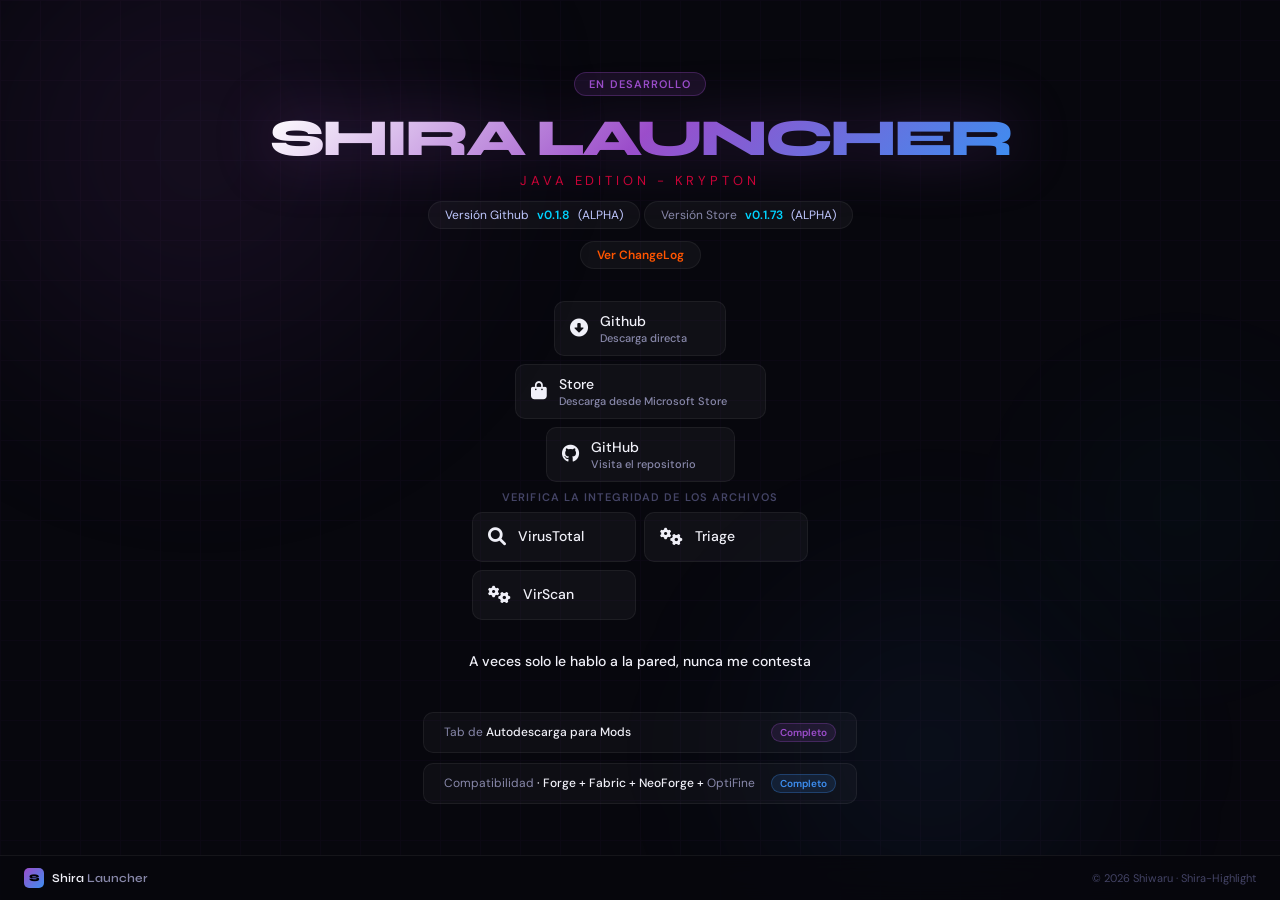
<file: index.html>
<!DOCTYPE html>
<html lang="es">
<head>
  <meta charset="UTF-8">
  <meta name="viewport" content="width=device-width, initial-scale=1.0">
  <title>Shira Launcher — Shiwaru</title>
  <meta name="description" content="Shira Krypton es un launcher de Minecraft premium/no premium con instalación automática Vanilla, Fabric, NeoForge, OptiFine y Forge. Tab de mods y modpacks integrado, uso de GraalVM, sin Java. Todo instala con un solo click.">
  <meta name="keywords" content="Shira Launcher, Shira Highlight, Shira Krypton, Minecraft Launcher, Fabric, Forge, NeoForge, OptiFine, GraalVM, Minecraft Java, Java Launcher, Vanilla, Java, Minecraft, Shira, Shiwaru, Shaiiwaru">
  <meta name="author" content="Shiwaru">
  <meta name="google-site-verification" content="WbqUnsMwSDWrogpAUGQuxAOQvVgmNzUuGy5O3czQHMY" />
  
  <meta property="og:title" content="Shira Launcher">
  <meta property="og:description" content="Launcher de Minecraft offline con soporte Fabric y GraalVM">
  <meta property="og:image" content="URL de tu logo o screenshot">
  <meta property="og:url" content="https://shiwaru.github.io/shira">
  <link rel="icon" href="https://raw.githubusercontent.com/Shiwaru/Shira/refs/heads/main/icon.ico" type="image/x-icon">
  <link href="https://fonts.googleapis.com/css2?family=Syne:wght@400;600;700;800&family=DM+Sans:wght@300;400;500&display=swap" rel="stylesheet">
  <link rel="stylesheet" href="https://cdnjs.cloudflare.com/ajax/libs/font-awesome/6.0.0/css/all.min.css">
  <link rel="stylesheet" href="index.css">
</head>
<body>

  
<div class="ambient">
  <div class="hidden">
    <span>
        Características de Shira Launcher
        - Abre con 65MB de RAM nativamente
        - Desarrollado con C++, Qt y Ultralight, no hay Electron ni Java de por medio.
        - Interfaz moderna basada en HTML, CSS y JS 
        - Instancias 100% aisladas entre sí, no comparten carpeta base, asi que no comparten absolutamente nada entre ellas
        - Premium y No Premium
        - Descarga e instalación automática de Fabric, Forge, NeoForge, OptiFine y Vanilla, seleccionas lo que quieras y lanzas el juego.
        - Selección y descarga automática de versión de GraalVM/Java según versión del juego 
        - Uso de GraalVM
        - Tab de descarga de Mods + Modpacks (CurseForge y Modrinth)
        - Compatible desde 1.8.9 hasta la versión mas reciente (Última versión testeada: 26.3)
        - DiscordRPC integrado nativamente
        - Cancelación en caliente del lanzamiento y detector + bloqueo de instancias corriendo
        - Opción para mostrar todos los CMD usados por el launcher
        - Cifrado DPAPI de cuentas premium
    </span>
  </div>
  <div class="orb orb-1"></div>
  <div class="orb orb-2"></div>
  <div class="orb orb-3"></div>
</div>
<div class="grid-bg"></div>
<div id="particles"></div>

<div class="menu-wrap" style="opacity: 0;">

  <div class="title-block">
    <div class="first-badge">
      <div class="shira-badge">
        EN DESARROLLO
      </div>
    </div>
    <div class="game-title">SHIRA LAUNCHER</div>
    <div class="game-subtitle btn-blood">Java Edition - KRYPTON</div>
    <div class="pill-showcase">
      <div class="version-pill btn-ghost">
        Versión Github<span>v0.1.8</span><p class="btn-ghost">(ALPHA)</p>
      </div>
      <span class="separation-span">&nbsp;</span>
      <div class="version-pill">
        Versión Store<span>v0.1.73</span><p class="btn-ghost">(ALPHA)</p>
      </div>
    </div>
    <div>
      <div onclick="changeLog()" class="version-pill-clickable">
        <span>Ver ChangeLog</span>
      </div>
    </div>
  </div>

  <div class="menu-buttons" style="display: flex; justify-self: center; align-self: center">
    <button onclick="openLink('Github')" class="shira-btn">
      <span class="btn-icon"><i class="fas fa-arrow-alt-circle-down"></i></span>
      <div class="btn-text">
        <div class="btn-label">Github</div>
        <div class="btn-sub">Descarga directa</div>
      </div>
      <span class="btn-arrow">→</span>
    </button>
    
    <button onclick="openLink('Store')" class="shira-btn">
      <span class="btn-icon"><i class="fa-solid fa-bag-shopping"></i></span>
      <div class="btn-text">
        <div class="btn-label">Store</div>
        <div class="btn-sub">Descarga desde Microsoft Store</div>
      </div>
      <span class="btn-arrow">→</span>
    </button>
    
    <button onclick="openLink('Repo')" class="shira-btn">
      <span class="btn-icon"><i class="fab fa-github"></i></span>
      <div class="btn-text">
        <div class="btn-label">GitHub</div>
        <div class="btn-sub">Visita el repositorio</div>
      </div>
      <span class="btn-arrow">→</span>
    </button>
    
    
    <span class="card-label">Verifica la integridad de los archivos</span>
    <div class="btn-row">
      <button onclick="openLink('VirusTotal')" class="shira-btn">
        <span class="btn-icon"><i class="fas fa-search"></i></span>
        <div class="btn-text">
          <div class="btn-label">VirusTotal</div>
          <div class="btn-sub"></div>
        </div>
        <span class="btn-arrow"><svg xmlns="http://www.w3.org/2000/svg" width="24" height="24" viewBox="0 0 24 24" fill="currentColor" class="icon icon-tabler icons-tabler-filled icon-tabler-arrow-badge-right"><path stroke="none" d="M0 0h24v24H0z" fill="none"></path><path d="M7 6l-.112 .006a1 1 0 0 0 -.669 1.619l3.501 4.375l-3.5 4.375a1 1 0 0 0 .78 1.625h6a1 1 0 0 0 .78 -.375l4 -5a1 1 0 0 0 0 -1.25l-4 -5a1 1 0 0 0 -.78 -.375h-6z"></path></svg></span>
      </button>
      
      <button onclick="openLink('Triage')" class="shira-btn">
        <span class="btn-icon"><i class="fa-solid fa-gears"></i></span>
        <div class="btn-text">
          <div class="btn-label">Triage</div>
          <div class="btn-sub"></div>
        </div>
        <span class="btn-arrow"><svg xmlns="http://www.w3.org/2000/svg" width="24" height="24" viewBox="0 0 24 24" fill="currentColor" class="icon icon-tabler icons-tabler-filled icon-tabler-arrow-badge-right"><path stroke="none" d="M0 0h24v24H0z" fill="none"></path><path d="M7 6l-.112 .006a1 1 0 0 0 -.669 1.619l3.501 4.375l-3.5 4.375a1 1 0 0 0 .78 1.625h6a1 1 0 0 0 .78 -.375l4 -5a1 1 0 0 0 0 -1.25l-4 -5a1 1 0 0 0 -.78 -.375h-6z"></path></svg></span>
      </button>
      <button onclick="openLink('VirScan')" class="shira-btn">
        <span class="btn-icon"><i class="fa-solid fa-gears"></i></span>
        <div class="btn-text">
          <div class="btn-label">VirScan</div>
          <div class="btn-sub"></div>
        </div>
        <span class="btn-arrow"><svg xmlns="http://www.w3.org/2000/svg" width="24" height="24" viewBox="0 0 24 24" fill="currentColor" class="icon icon-tabler icons-tabler-filled icon-tabler-arrow-badge-right"><path stroke="none" d="M0 0h24v24H0z" fill="none"></path><path d="M7 6l-.112 .006a1 1 0 0 0 -.669 1.619l3.501 4.375l-3.5 4.375a1 1 0 0 0 .78 1.625h6a1 1 0 0 0 .78 -.375l4 -5a1 1 0 0 0 0 -1.25l-4 -5a1 1 0 0 0 -.78 -.375h-6z"></path></svg></span>
      </button>
    </div>
  </div>
  
  <span class="btn-icon btn-text btn-label recuerden" style="display: flex; align-items: center; justify-content: center; align-self: center; justify-self: center;"></span>

  <div class="external-status-bar">
    <div class="status-bar">
      <div class="status-text">Tab de <span>Autodescarga para Mods</span></div>
      <div class="status-badge-1">Completo</div>
    </div>
    <div class="status-bar">
      <div class="status-text">Compatibilidad <span>·  Forge + Fabric + NeoForge + </span>OptiFine</div>
      <div class="status-badge-2">Completo</div>
    </div>
  </div>
</div>

<div class="bottom-bar">
  <div class="bottom-left">
    <div class="bottom-logo">S</div>
    <div class="bottom-name"><span>Shira</span> Launcher</div>
  </div>
  <div class="bottom-right">© 2026 Shiwaru · Shira-Highlight</div>
</div>

<div id="changeLog" class="changeLog">
</div>

<script>
  const particlesEl = document.getElementById('particles');
  const colors = ['#9b4dca','#3d8ef0','#00d4ff','#e040fb'];
  for (let i = 0; i < 25; i++) {
    const p = document.createElement('div');
    p.className = 'particle';
    const size = Math.random() * 4 + 2;
    const color = colors[Math.floor(Math.random() * colors.length)];
    p.style.cssText = `
      width:${size}px;height:${size}px;
      background:${color};
      left:${Math.random()*100}%;
      --d:${Math.random()*8+6}s;
      --delay:${Math.random()*8}s;
      --drift:${(Math.random()-0.5)*80}px;
      --op:${Math.random()*0.4+0.1};
    `;
    particlesEl.appendChild(p);
  }
</script>

<script>
    let triggerLog = 0;

    menu = document.querySelector(".menu-wrap");
    menu.style.transition = "all 0.5s";

    setTimeout(intro, 300)

    function intro() {
      menu.style.opacity = 1;
    }
  const item = document.querySelector(".recuerden");

  const list = [
    "Recuerden que fumar hace mal",
    "Te gusta mi proyecto?",
    // "Muchas cosas buenas nos esperan, solo hay que hallarlas en el camino",
    "Y si te digo que soy un espía del FBI?",
    "*se ríe como desquiciado mental*",
    // "ShiraMAX será la cúspide de toda optimización (Algún día)",
    "Te gusta Minecraft Java? A mi también",
    "Java >>> Bodriock",
    "gg ez bro",
    "TLauncher es mucho peor de lo que parece",
    "Bro realmente piensa que puede jugar con su lavarropas",
    "la tostadora no es para jugar manito",
    "a casa, pal lobby",
    "como llegué aquí?",
    "díganle a Shiwaru que me saque de su sótano - quiero comer de una vez",
    "díganle a Juansekill que se quedó sin su galleta",
    "Me gusta descargar Minecraft, y Java, y Forge, y Fabric, y Forge, y NeoForge, y Mods, y...",
    "A veces solo le hablo a la pared, nunca me contesta",
    "Qué me miras? *se sonroja*",
    "Nya, ichi ni san, Nya arigatoooo",
    "Llora menos, juega mas",
    "bro respeta",
    `Juansekill soy tu fan &ensp;<img style="height: 50px; border-radius: 8px;" src="https://cdn.discordapp.com/emojis/1423881579846963250.webp?size=96">`,
    `Mondongo &ensp;<img style="height: 50px; border-radius: 8px;" src="https://i.pinimg.com/736x/8f/97/5a/8f975a884fc860b6b645e868b3334897.jpg">`,
    "Te huelo cuando duermes",
    "Muchas cosas inspiraron este proyecto, trato de darle el mejor de los trabajos",
    "Solamente yo y nadie mas desarrollando este programa, orgulloso",
    `Si encuentras errores, por favor hazme saber <a href="https://discord.gg/p8wqSsuzkx"> en mi discord </a>`,
    "pal piso loco",
    "Mira mamá, soy famoso",
    ""
  ];

  const randomNumber = getRandomArbitrary(0,list.length-1);
  const finalNumber = Math.round(randomNumber);

  item.innerHTML = list[finalNumber];

  function getRandomArbitrary(min, max) {
    return Math.random() * (max - min) + min;
  }
  
  function changeLog() {
    
    window.location.href = "/Shira/changelog"

  }

  function toggleScript(object) {
    object.classList.toggle("collapsable");
    console.log(object)
  }

</script>

<!-- <script src="replace.js"></script> -->
<script src="https://juansekill.com/assets/js/replace.js?v1"></script>

</body>
</html>
</file>
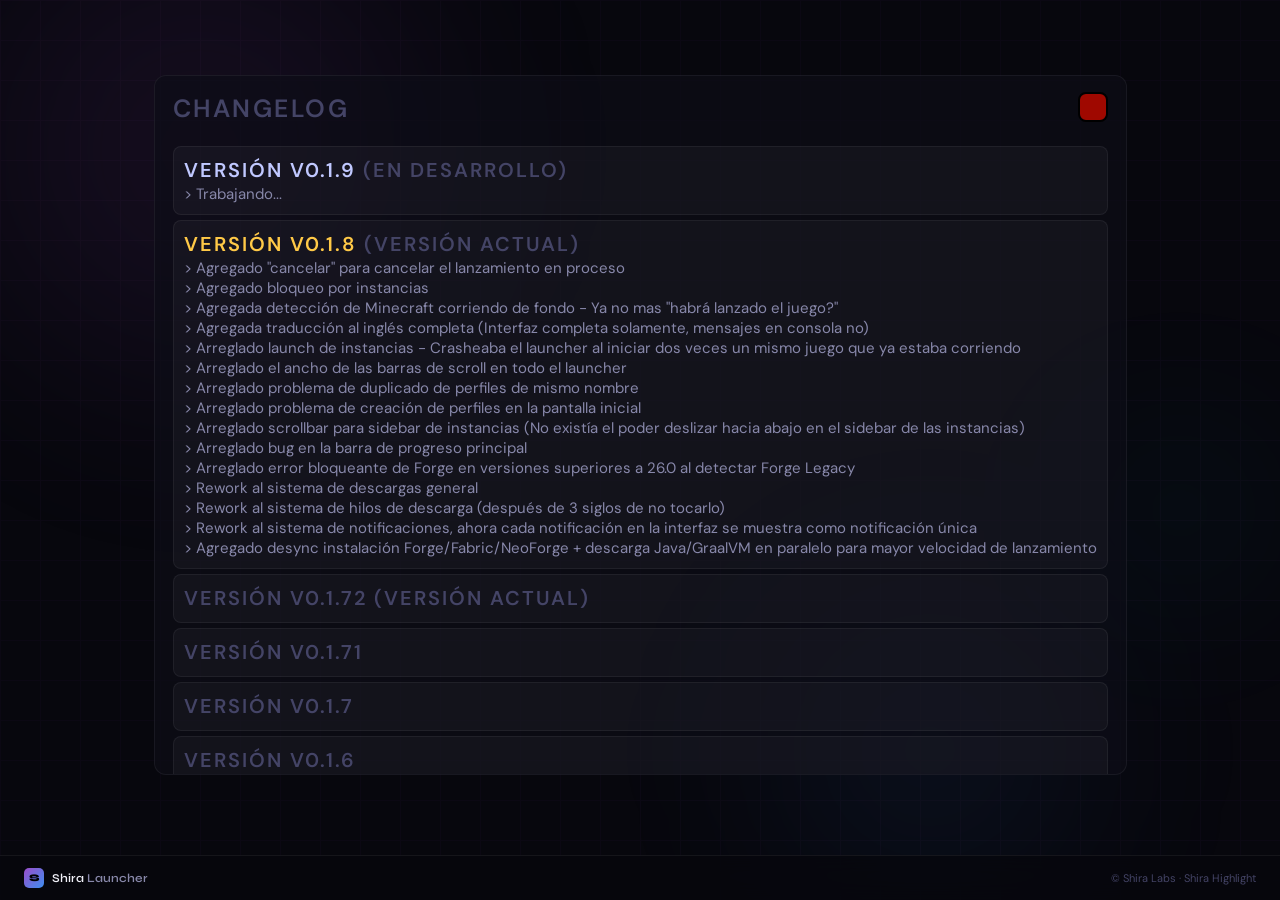
<file: changelog.html>
<!DOCTYPE html>
<html lang="es">
<head>
  <meta charset="UTF-8">
  <meta name="viewport" content="width=device-width, initial-scale=1.0">
  <title>Shira Launcher — Minecraft Java</title>
  <meta name="description" content="Shira Highlight es un launcher de Minecraft premium/no premium con soporte para Vanilla, Fabric y con uso de GraalVM.">
  <meta name="keywords" content="Shira Launcher, Shira Highlight, Shira Nightly, Minecraft Launcher, launcher offline, Fabric, GraalVM, Minecraft Java, Java Launcher, Vanilla, Java, Minecraft, Shira, Shiwaru, Shaiiwaru">
  <meta name="author" content="Shiwaru">

  <meta property="og:title" content="Shira Launcher">
  <meta property="og:description" content="Launcher de Minecraft offline con soporte Fabric y GraalVM">
  <meta property="og:image" content="URL de tu logo o screenshot">
  <meta property="og:url" content="https://shiwaru.github.io/shira">
  <link rel="icon" href="https://raw.githubusercontent.com/Shiwaru/Shira/refs/heads/main/icon.ico" type="image/x-icon">
  <link href="https://fonts.googleapis.com/css2?family=Syne:wght@400;600;700;800&family=DM+Sans:wght@300;400;500&display=swap" rel="stylesheet">
  <link rel="stylesheet" href="https://cdnjs.cloudflare.com/ajax/libs/font-awesome/6.0.0/css/all.min.css">
  <link rel="stylesheet" href="https://shiwaru.github.io/Shira/index.css">
</head>
<body>

<div class="ambient">
  <div class="orb orb-1"></div>
  <div class="orb orb-2"></div>
  <div class="orb orb-3"></div>
</div>
<div class="grid-bg"></div>
<div id="particles"></div>

<div class="menu-wrap" style="opacity: 0;">

<div id="changeLog" class="changeLog">
  <div class="card">
      <div class="btn-label card-label" style="font-size: 25px" onclick="changeLog()">ChangeLog <span class="exit-button" style="float: right"></span></div><br>
        <div class="main-text" onclick="toggleScript(this)"><span class="btn-ghost"> Versión v0.1.9 </span>(EN DESARROLLO)
          <div class="btn-sub-changelog dev">
            > Trabajando...
          </div>
        </div>
        <div class="main-text" onclick="toggleScript(this)"><span class="btn-gold"> Versión v0.1.8 </span>(VERSIÓN ACTUAL)
          <div class="btn-sub-changelog release">
            > Agregado "cancelar" para cancelar el lanzamiento en proceso
            <br>> Agregado bloqueo por instancias
            <br>> Agregada detección de Minecraft corriendo de fondo - Ya no mas "habrá lanzado el juego?"
            <br>> Agregada traducción al inglés completa (Interfaz completa solamente, mensajes en consola no)
            <br>> Arreglado launch de instancias - Crasheaba el launcher al iniciar dos veces un mismo juego que ya estaba corriendo
            <br>> Arreglado el ancho de las barras de scroll en todo el launcher
            <br>> Arreglado problema de duplicado de perfiles de mismo nombre
            <br>> Arreglado problema de creación de perfiles en la pantalla inicial
            <br>> Arreglado scrollbar para sidebar de instancias (No existía el poder deslizar hacia abajo en el sidebar de las instancias)
            <br>> Arreglado bug en la barra de progreso principal
            <br>> Arreglado error bloqueante de Forge en versiones superiores a 26.0 al detectar Forge Legacy
            <br>> Rework al sistema de descargas general
            <br>> Rework al sistema de hilos de descarga (después de 3 siglos de no tocarlo)
            <br>> Rework al sistema de notificaciones, ahora cada notificación en la interfaz se muestra como notificación única
            <br>> Agregado desync instalación Forge/Fabric/NeoForge + descarga Java/GraalVM en paralelo para mayor velocidad de lanzamiento
          </div>
        </div>
        <div class="main-text collapsable" onclick="toggleScript(this)"><span> Versión v0.1.72 </span>(VERSIÓN ACTUAL)
          <div class="btn-sub-changelog">
            > Arreglado problema que devolvía la interfaz a la primera instancia al cambiar de modloader en cualquier otra instancia
            <br>> Arreglado problema de Fabric al cambiar entre versiones
            <br>> Arreglado problema que no permitía abrir las carpetas del juego mientras se lanzaba
            <br>> Arreglado problema de fugas en cmd al abrir el juego (Abría el juego y al no mostrar el CMD, quedaban corriendo de fondo)
            <br>> Terminada compatibilidad completa con Forge y Forge Legacy
            <br>> Incluidos todos los cmd del launcher en opción de mostrar los CMD
            <br>> Autoselección de cuenta disponible implementado
            <br>> Corregidos bugs relativos a inicios de sesión con cuentas premium
            <br>> Corregido bug al arrastrar la ventana donde sucedía un gran "snap" si era en los botones de ventana 
            <br>> Corregido problema de cálculos de escala de la ventana en resoluciones con escala mas del 100%
            <br>> Corregido bug al intentar iniciar sesión una segunda vez con cuenta premium
            <br>> Corregido bug al cambiar a otra instancia estando fuera del primer tab que rompía la interfaz
            <br>> Agregado OptiFine como opción de modloader adicional (BETA)
            <br>> Agregada NeoForge como opción de modloader adicional (BETA)
            <br>> Agregado botón de maximizar ventana
            <br>> Agregados chequeos para versiones disponibles de cada modloader según versión
            <br>> Sincronizados textos dentro de la interfaz al cambiar versiones/loaders
            <br>> Sincronizados los badges de loaders en perfiles
            <br>> Rehechos los listados de versiones y loaders
            <br>> Rehechas las funciones del listado de loaders
            <br>> Rehecho el aspecto de los botones de ventana
            <br>> Agregado botón para borrar instancias
          </div>
        </div>
        <div class="main-text collapsable" onclick="toggleScript(this)"><span> Versión v0.1.71 </span>
          <div class="btn-sub-changelog">
            > Corregido problema de Forge en versiones modernas y anteriores a 1.19
            <br>> Cambios en la distribución interna de dependencias
            <br>> Cambios grandes en el núcleo del proyecto fueron hechos
            <br>> Cambios en la estructura de carpetas
            <br>> Agregada opción para mostrar los CMD usados por el programa
          </div>
        </div>
        <div class="main-text collapsable" onclick="toggleScript(this)"><span> Versión v0.1.7 </span>
          <div class="btn-sub-changelog">
            > Identificado y corregido problema de rendimiento grave
            <br>> GraalVM reincorporado con éxito
            <br>> Corregido problema de versiones con Forge 1.19 y 1.18
            <br>> Corregidos problemas varios de nativos en versiones Forge
            <br>> Ahora se identifica si Forge fue instalado y evita reinstalarlo desde cero
            <br>> Arreglada la redimensión de ventana desde los bordes
            <br>> Resuelto problema visual de renderizado en el viewport
            <br>> Removido argumento de nick en las instancias
            <br>> Ahora es posible agregar varias cuentas premium y no premium, seleccionarlas, y usarlas <br> a lo largo de todas las instancias creadas
            <br>> Resueltos algunos problemas de consistencia visuales
            <br>> Visuales rehechas en barra de navegación
            <br>> Visuales rehechas en cada una de las pestañas 
            <br>> <a href="https://shiwaru.github.io/Shira/CifradoDPAPI" class="btn-sub-changelog btn-gold">Agregado cifrado DPAPI</a>
            <br>> Agregada la posibilidad de poder abrir Lunar Client desde Shira <br>(Es necesario iniciar sesión en el launcher de Lunar antes)
            <br>> Resuelto grave problema de cálculo en escalado por DPI en bordes de la ventana del launcher
            <br>> Agregado renombrado de nicks no premium
            <br>> Agregado remover cuentas premium y nicks no premium
            <br>> Refrescado el overlay del launcher
          </div>
        </div>
        <div class="main-text collapsable" onclick="toggleScript(this)"><span> Versión v0.1.6 </span>
          <div class="btn-sub-changelog">
            > Identificado y corregido problema de rendimiento grave
            <br>> GraalVM inutilizado temporalmente
            <br>> Corregido problema de incompatibilidad con versiones anteriores a 1.19
            <br>> Reparado Fabric para versiones anteriores a 1.18, funcionando hasta 1.14 (primera versión de Fabric)
            <br>> Corregido pequeño problema en el que redescargaba libs + nativos siempre
            <br>> Corregido problema de nativos no extrayéndose
            <br>> Arreglada creación de primer perfil
            <br>> Corregido problema de mensajes "undefined" en consola
            <br>> Corregido mostrar interfaz sin tener perfil primario
            <br>> Agregadas versiones mas recientes (26.x)
            <br>> Corregido problema con Java 25 y Java 24
            <br>> Corregido problema con cargador de perfiles
            <br>> Corregido problema al crear carpeta base de instancias
            <br>> Arreglado DiscordRPC para mejor funcionalidad
            <br>> Corregidos algunos errores de congruencia en display de versiones en instancias
            <br>> Limpieza actualizada para borrar instaladores de Fabric y Forge
            <br>> Agregado soporte 1.10 - 1.7.10, corregido problema de extracción de nativos en dichas versiones
            <br>> Corregidos problemas varios de muestra en perfiles
            <br>> Anulada posibilidad de crear perfiles ya creados previamente
          </div>
        </div>
        <div class="main-text collapsable" onclick="toggleScript(this)"><span> Versión v0.1.51 <span class="btn-blood"> HOTFIX </span></span>
          <div class="btn-sub-changelog">
            <p class="btn-sub-changelog btn-gold">> Registrada aplicación en Microsoft Store con éxito</p>
            <p class="btn-sub-changelog btn-fire">> Removida intro de Mojang Studios</p>
            > Removidas animaciones causantes de lag
            <br>> Removidos orbes que causaban problemas de rendimiento
            <br>> Arreglados problemas de animaciones bug
            <br>> Solucionado problema de Redists en Microsoft Store
            <br>> Nuevo icono implementado
        </div>
        </div>
        <div class="main-text collapsable" onclick="toggleScript(this)"><span> Versión v0.1.5 </span>
          <div class="btn-sub-changelog">
            > Corregido problema de tilteo negro en ventana
            <br>> Corregido error de color en botón "📁 Abrir Carpeta"
            <br>> Migrado de compilador MSVC a CMake
            <br>> Agregada opción para usar GraalVM
            <br>> Arreglado problema de tamaños en opciones
            <br>> Arreglado problema de tamaño en sidebar/instancias
            <br>> Mitigados algunos problemas de suttering/rendimiento
            <br>> Discord Rich Presence fué reparado completamente (DiscordRPC)
            <br>> Arreglados botones de cerrar y minimizar ventana. Maximizar ventana eliminado
            <p class="btn-sub-changelog btn-gold">> Compatibilidad Forge alcanzada con éxito</p>
            > Resueltos algunos problemas de inconsistencia visuales
          </div>
        </div>
        <div class="main-text collapsable" onclick="toggleScript(this)"> Versión v0.1.4
          <div class="btn-sub-changelog">
            > Corregido problema de instancias presente desde v0.1.1
            <br>> Corregido problema de Caché en Fabric
            <br>> Creado Setup para Shira Launcher
            <br>> Agregada Intro de Mojang Studios al inicio
            <br>> Recreada toda la interfaz desde cero
            <br>> Migrado de QtDesigner a QtWebEngine
          </div>
        </div>
        <div class="main-text collapsable" onclick="toggleScript(this)"> Versión v0.1.3
          <div class="btn-sub-changelog">
            > Corregido bug en cargador de perfiles
            <br>> Corregido problema de recarga de perfiles
            <br>> Corregidos problemas de la instancia default
          </div>
        </div>
        <div class="main-text collapsable" onclick="toggleScript(this)"> Versión v0.1.2
          <div class="btn-sub-changelog">
            > Añadida función - Descarga de Java Dinámico según versión de Minecraft
            <br>> Agregados argumentos JVM personalizados (Removido)
            <br>> Reescrita descarga por multi-hilo
            <br>> Arreglada descarga de assets rotos
          </div>
        </div>
        <div class="main-text collapsable" onclick="toggleScript(this)"> Versión v0.1.1
          <div class="btn-sub-changelog">
            > Agregada Interfaz Qt
            <br>> Agregada lista de versiones
            <br>> Agregado sistema de instancias
            <br>> Agregado creador de instancias
            <br>> Agregada instancia por defecto
            <br>> Agregado selector de RAM
            <br>> Agregado chequeo de versiones instaladas (Removido)
            <br>> Agregado nick personalizado
            <br>> Agregado guardado de nick usado
            <br>> Agregada barra de carga
            <br>> Agregada compatibilidad con versiones anteriores de Minecraft (-1.17)
            <br>> Agregada descarga por multi-hilo
          </div>
        </div>
        <div class="main-text collapsable" onclick="toggleScript(this)"> Versión v0.1.0
          <div class="btn-sub-changelog">
            > Primer lanzamiento de Shira Launcher
          </div>
        </div>
      </div>
   </div>
</div>

<div class="bottom-bar">
  <div class="bottom-left">
    <div class="bottom-logo">S</div>
    <div class="bottom-name"><span>Shira</span> Launcher</div>
  </div>
  <div class="bottom-right">© Shira Labs · Shira Highlight</div>
</div>

<script>
  const particlesEl = document.getElementById('particles');
  const colors = ['#9b4dca','#3d8ef0','#00d4ff','#e040fb'];
  for (let i = 0; i < 25; i++) {
    const p = document.createElement('div');
    p.className = 'particle';
    const size = Math.random() * 4 + 2;
    const color = colors[Math.floor(Math.random() * colors.length)];
    p.style.cssText = `
      width:${size}px;height:${size}px;
      background:${color};
      left:${Math.random()*100}%;
      --d:${Math.random()*8+6}s;
      --delay:${Math.random()*8}s;
      --drift:${(Math.random()-0.5)*80}px;
      --op:${Math.random()*0.4+0.1};
    `;
    particlesEl.appendChild(p);
  }
</script>

<script>
    let triggerLog = 0;

    menu = document.querySelector(".menu-wrap");
    menu.style.transition = "all 0.5s";

    setTimeout(intro, 300)

    function intro() {
      menu.style.opacity = 1;
    }
  const item = document.querySelector(".recuerden");

  const list = [
    "Recuerden que fumar hace mal",
    "Te gusta mi proyecto? Próximamente tendré Discord!",
    "Muchas cosas buenas nos esperan, solo hay que hallarlas en el camino",
    "Y si te digo que soy un espía del FBI?",
    "*se ríe como desquiciado mental*",
    `Conoces a <a href="https://juansekill.com">Juansekill</a>?`,
    `Haz escuchado de <a href="https://optijuegos.net/">OptiJuegos</a>?`,
    "ShiraMAX será la cúspide de toda optimización (Algún día)",
    "Te gusta Minecraft Java? A mi también",
    "Java >>> Bodriock",
    "gg ez bro",
    "No te dejes engañar, TLauncher es peor de lo que parece",
    "Bro realmente piensa que puede jugar con su lavarropas",
    "la tostadora no es para jugar",
    "a casa, pal lobby",
    "Estoy buscando tener el mejor launcher - Tendré suerte? - Será suficiente solamente motivación?",
    "Como llegué aquí?",
    "Díganle a Shiwaru que me saque de su sótano - quiero comer de una vez",
    "Díganle a Juansekill que se quedó sin su galleta",
    "Me gusta descargar Minecraft, y Java, y Forge, y Fabric, y Forge, y NeoForge, y Mods, y...",
    "A veces solo le hablo a la pared, nunca me contesta",
    "Qué me miras? *se sonroja*",
    "Nya, ichi ni san, Nya arigatoooo",
    "Llora menos, juega mas",
    "bro respeta",
    `Juansekill soy tu fan &ensp;<img style="height: 50px; border-radius: 8px;" src="https://cdn.discordapp.com/emojis/1423881579846963250.webp?size=96">`,
    `Mondongo &ensp;<img style="height: 50px; border-radius: 8px;" src="https://i.pinimg.com/736x/8f/97/5a/8f975a884fc860b6b645e868b3334897.jpg">`,
    "Te huelo cuando duermes",
    "Scratch, Unity, Roblox Studio, Project Zomboid, The Binding of Isaac, Minecraft y el desarrollo web, todos juntos inspiraron este proyecto",
    "Amigo, recuerda que soy uno solo, y no cobro por usar el bodrio de mi programa",
    `Si encuentras errores, por favor hazme saber: <a href="https://discord.gg/p8wqSsuzkx"></a>`
  ];

  const randomNumber = getRandomArbitrary(0,list.length-1);
  const finalNumber = Math.round(randomNumber);

  item.innerHTML = list[finalNumber];

  function getRandomArbitrary(min, max) {
    return Math.random() * (max - min) + min;
  }
  
  function changeLog() {
    
    window.location.href = "../Shira"
    
    let menuOverlay = document.querySelector(".menu-wrap");
    let changeLog = document.querySelector(".changeLog");

    if (triggerLog == 0) {
      triggerLog = 1
    } else if (triggerLog == 1){
      triggerLog = 0;
    }
    
    menuOverlay.style.transition = "all 0.5s";
    changeLog.style.transition = "all 0.5s";

    if (triggerLog == 0) {
      
      changeLog.style.opacity = 0;
      changeLog.style.transition = "transform 0.2s, opacity 0.3s";
      menuOverlay.style.transition = "all 0s";
      changeLog.style.opacity = 0;
      setTimeout(switchMenu, 500);

    } else {
      changeLog.style.opacity = 0;
      changeLog.style.transform = 'scale(1)';
      menuOverlay.style.transition = "all 0.5s";
      menuOverlay.style.opacity = 0;
      setTimeout(switchMenu, 600);
    }


  }

  function switchMenu() {
    
    let changeLog = document.querySelector(".changeLog");
    let menuOverlay = document.querySelector(".menu-wrap");

    if (triggerLog == 0) {
      changeLog.style.opacity = 0;
      menuOverlay.style.transition = "all 0.5s";
      menuOverlay.style.display = "flex";
      setTimeout(() => {
        changeLog.style.display = "none";
        menuOverlay.style.opacity = 1;
      }, 100);
    } else {
    
    menuOverlay.style.display = "none";
    changeLog.style.transition = "all 0.5s";
    changeLog.style.display = "block";
    changeLog.style.position = "fixed";
    changeLog.innerHTML = `<div class="card">
      <div class="btn-label card-label" style="font-size: 25px" onclick="changeLog()")>ChangeLog <span class="exit-button" style="float: right"></span></div><br>
        <div class="main-text" onclick="toggleScript(this)"><span class="btn-ghost"> Versión v0.1.8 </span>(EN DESARROLLO)
          <div class="btn-sub-changelog">
            > Ahora se pueden importar versiones ya descargadas en .minecraft directo a "/ShiraData/versions"
          </div>
        </div>
        <div class="main-text" onclick="toggleScript(this)"><span class="btn-ghost"> Versión v0.1.71 </span>(VERSIÓN ACTUAL)
          <div class="btn-sub-changelog">
            > Corregido problema de Forge en versiones modernas y anteriores a 1.19
            <br>> Cambios en la distribución interna de dependencias
            <br>> Cambios grandes en el núcleo del proyecto fueron hechos
            <br>> Cambios en la estructura de carpetas
            <br>> Agregada opción para mostrar los CMD usados por el programa (Ahora ya no se abrirán, a no ser los instaladores)
          </div>
        </div>
        <div class="main-text" onclick="toggleScript(this)"><span class="btn-ghost"> Versión v0.1.7 </span>
          <div class="btn-sub-changelog">
            > Identificado y corregido problema de rendimiento grave
            <br>> GraalVM reincorporado con éxito
            <br>> Corregido problema de versiones con Forge 1.19 y 1.18
            <br>> Corregidos problemas varios de nativos en versiones Forge
            <br>> Ahora se identifica si Forge fue instalado y evita reinstalarlo desde cero
            <br>> Arreglada la redimensión de ventana desde los bordes
            <br>> Resuelto problema visual de renderizado en el viewport
            <br>> Removido argumento de nick en las instancias
            <br>> Ahora es posible agregar varias cuentas premium y no premium, seleccionarlas, y usarlas <br> a lo largo de todas las instancias creadas
            <br>> Resueltos algunos problemas de consistencia visuales
            <br>> Visuales rehechas en barra de navegación
            <br>> Visuales rehechas en cada una de las pestañas 
            <br> <a href="https://shiwaru.github.io/Shira/CifradoDPAPI" class="btn-sub-changelog btn-gold">> Agregado cifrado DPAPI</a>
            <br>> Agregada la posibilidad de poder abrir Lunar Client desde Shira <br>(Es necesario iniciar sesión en el launcher de Lunar antes, <br>
            Shira no puede leer o crear sesiones externas ni lo hará nunca) <br>
            Respetamos la voluntad de Lunar Client de tener su propio framework y código cerrado - No se podrá usar No Premium tampoco
          </div>
        </div>
        <div class="main-text" onclick="toggleScript(this)"><span> Versión v0.1.6 </span>(VERSIÓN ACTUAL)
          <div class="btn-sub-changelog">
            > Identificado y corregido problema de rendimiento grave
            <br>> GraalVM inutilizado temporalmente
            <br>> Corregido problema de incompatibilidad con versiones anteriores a 1.19
            <br>> Reparado Fabric para versiones anteriores a 1.18, funcionando hasta 1.14 (primera versión de Fabric)
            <br>> Corregido pequeño problema en el que redescargaba libs + nativos siempre
            <br>> Corregido problema de nativos no extrayéndose
            <br>> Arreglada creación de primer perfil
            <br>> Corregido problema de mensajes "undefined" en consola
            <br>> Corregido mostrar interfaz sin tener perfil primario
            <br>> Agregadas versiones mas recientes (26.x)
            <br>> Corregido problema con Java 25 y Java 24
            <br>> Corregido problema con cargador de perfiles
            <br>> Corregido problema al crear carpeta base de instancias
            <br>> Arreglado DiscordRPC para mejor funcionalidad
            <br>> Corregidos algunos errores de congruencia en display de versiones en instancias
            <br>> Limpieza actualizada para borrar instaladores de Fabric y Forge
            <br>> Agregado soporte 1.10 - 1.7.10, corregido problema de extracción de nativos en dichas versiones
            <br>> Corregidos problemas varios de muestra en perfiles
            <br>> Anulada posibilidad de crear perfiles ya creados previamente
          </div>
        </div>
        <div class="main-text" onclick="toggleScript(this)"><span class="btn-acid"> Versión v0.1.51 <span class="btn-blood"> HOTFIX </span></span>
          <div class="btn-sub-changelog">
            <p class="btn-sub-changelog btn-gold">> Registrada aplicación en Microsoft Store con éxito</p>
            <p class="btn-sub-changelog btn-fire">> Removida intro de Mojang Studios</p>
            > Removidas animaciones causantes de lag
            <br>> Removidos orbes que causaban problemas de rendimiento
            <br>> Arreglados problemas de animaciones bug
            <br>> Solucionado problema de Redists en Microsoft Store
            <br>> Nuevo icono implementado
        </div>
        </div>
        <div class="main-text collapsable" onclick="toggleScript(this)"><span> Versión v0.1.5 </span>
          <div class="btn-sub-changelog">
            > Corregido problema de tilteo negro en ventana
            <br>> Corregido error de color en botón "📁 Abrir Carpeta"
            <br>> Migrado de compilador MSVC a CMake
            <br>> Agregada opción para usar GraalVM
            <br>> Arreglado problema de tamaños en opciones
            <br>> Arreglado problema de tamaño en sidebar/instancias
            <br>> Mitigados algunos problemas de suttering/rendimiento
            <br>> Discord Rich Presence fué reparado completamente (DiscordRPC)
            <br>> Arreglados botones de cerrar y minimizar ventana. Maximizar ventana eliminado
            <p class="btn-sub-changelog btn-gold">> Compatibilidad Forge alcanzada con éxito</p>
            > Resueltos algunos problemas de inconsistencia visuales
          </div>
        </div>
        <div class="main-text collapsable" onclick="toggleScript(this)"> Versión v0.1.4
          <div class="btn-sub-changelog">
            > Corregido problema de instancias presente desde v0.1.1
            <br>> Corregido problema de Caché en Fabric
            <br>> Creado Setup para Shira Launcher
            <br>> Agregada Intro de Mojang Studios al inicio
            <br>> Recreada toda la interfaz desde cero
            <br>> Migrado de Qt Designer a WebView Embed
          </div>
        </div>
        <div class="main-text collapsable" onclick="toggleScript(this)"> Versión v0.1.3
          <div class="btn-sub-changelog">
            > Corregido bug en cargador de perfiles
            <br>> Corregido problema de recarga de perfiles
            <br>> Corregidos problemas de la instancia default
          </div>
        </div>
        <div class="main-text collapsable" onclick="toggleScript(this)"> Versión v0.1.2
          <div class="btn-sub-changelog">
            > Añadida función - Descarga de Java Dinámico según versión de Minecraft
            <br>> Agregados argumentos JVM personalizados (Removido)
            <br>> Reescrita descarga por multi-hilo
            <br>> Arreglada descarga de assets rotos
          </div>
        </div>
        <div class="main-text collapsable" onclick="toggleScript(this)"> Versión v0.1.1
          <div class="btn-sub-changelog">
            > Agregada Interfaz Qt
            <br>> Agregada lista de versiones
            <br>> Agregado sistema de instancias
            <br>> Agregado creador de instancias
            <br>> Agregada instancia por defecto
            <br>> Agregado selector de RAM
            <br>> Agregado chequeo de versiones instaladas (Removido)
            <br>> Agregado nick personalizado
            <br>> Agregado guardado de nick usado
            <br>> Agregada barra de carga
            <br>> Agregada compatibilidad con versiones anteriores de Minecraft (-1.17)
            <br>> Agregada descarga por multi-hilo
          </div>
        </div>
        <div class="main-text collapsable" onclick="toggleScript(this)"> Versión v0.1.0
          <div class="btn-sub-changelog">
            > Primer lanzamiento de Shira Launcher
          </div>
        </div>
      </div>`;
      
    setTimeout(() => {
      changeLog.style.transition = "all 0.5s";
      changeLog.style.opacity = 1;
    }, 100);
    }
  }

  function toggleScript(object) {
    object.classList.toggle("collapsable");
    console.log(object)

  }

</script>

</body>
</html>
</file>
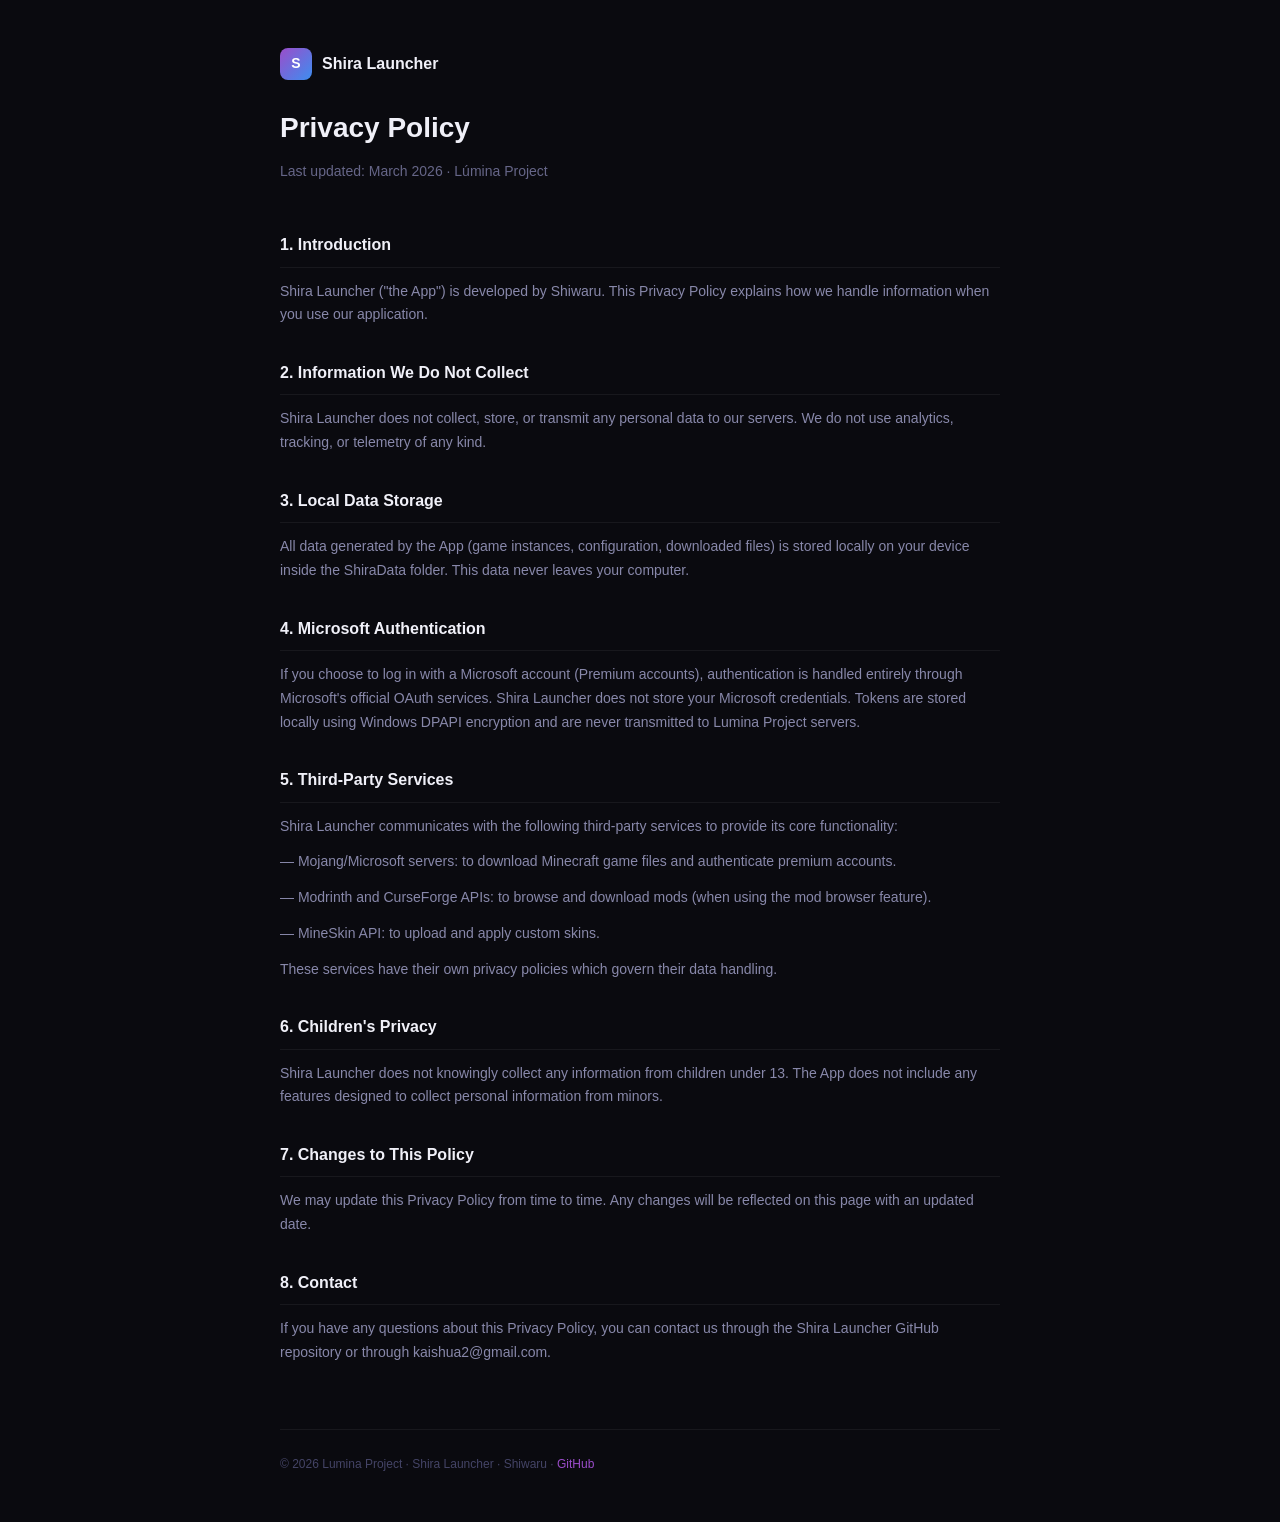
<file: privacy-policy.html>
<!DOCTYPE html>
<html lang="es">
<head>
<meta charset="UTF-8">
<meta name="viewport" content="width=device-width, initial-scale=1.0">
<title>Privacy Policy — Shira Launcher</title>
<style>
  * { margin: 0; padding: 0; box-sizing: border-box; }
  body {
    font-family: -apple-system, BlinkMacSystemFont, 'Segoe UI', sans-serif;
    background: #0a0a0f;
    color: #d0d0e0;
    line-height: 1.7;
    padding: 48px 24px;
  }
  .container { max-width: 720px; margin: 0 auto; }
  .header { margin-bottom: 48px; }
  .logo {
    display: inline-flex; align-items: center; gap: 10px;
    margin-bottom: 24px;
  }
  .logo-icon {
    width: 32px; height: 32px;
    border-radius: 8px;
    background: linear-gradient(135deg, #9b4dca, #3d8ef0);
    display: flex; align-items: center; justify-content: center;
    font-weight: 800; font-size: 14px; color: white;
  }
  .logo-name { font-size: 16px; font-weight: 600; color: #f0f0f8; }
  h1 { font-size: 28px; font-weight: 700; color: #f0f0f8; margin-bottom: 8px; }
  .subtitle { font-size: 14px; color: #666688; }
  h2 {
    font-size: 16px; font-weight: 600;
    color: #f0f0f8;
    margin: 32px 0 12px;
    padding-bottom: 8px;
    border-bottom: 1px solid rgba(255,255,255,0.06);
  }
  p { font-size: 14px; color: #8888aa; margin-bottom: 12px; }
  a { color: #9b4dca; text-decoration: none; }
  a:hover { text-decoration: underline; }
  .footer {
    margin-top: 64px;
    padding-top: 24px;
    border-top: 1px solid rgba(255,255,255,0.06);
    font-size: 12px;
    color: #444466;
  }
</style>
</head>
<body>
<div class="container">
  <div class="header">
    <div class="logo">
      <div class="logo-icon">S</div>
      <span class="logo-name">Shira Launcher</span>
    </div>
    <h1>Privacy Policy</h1>
    <p class="subtitle">Last updated: March 2026 · Lúmina Project</p>
  </div>

  <h2>1. Introduction</h2>
  <p>Shira Launcher ("the App") is developed by Shiwaru. This Privacy Policy explains how we handle information when you use our application.</p>

  <h2>2. Information We Do Not Collect</h2>
  <p>Shira Launcher does not collect, store, or transmit any personal data to our servers. We do not use analytics, tracking, or telemetry of any kind.</p>

  <h2>3. Local Data Storage</h2>
  <p>All data generated by the App (game instances, configuration, downloaded files) is stored locally on your device inside the ShiraData folder. This data never leaves your computer.</p>

  <h2>4. Microsoft Authentication</h2>
  <p>If you choose to log in with a Microsoft account (Premium accounts), authentication is handled entirely through Microsoft's official OAuth services. Shira Launcher does not store your Microsoft credentials. Tokens are stored locally using Windows DPAPI encryption and are never transmitted to Lumina Project servers.</p>

  <h2>5. Third-Party Services</h2>
  <p>Shira Launcher communicates with the following third-party services to provide its core functionality:</p>
  <p>— Mojang/Microsoft servers: to download Minecraft game files and authenticate premium accounts.</p>
  <p>— Modrinth and CurseForge APIs: to browse and download mods (when using the mod browser feature).</p>
  <p>— MineSkin API: to upload and apply custom skins.</p>
  <p>These services have their own privacy policies which govern their data handling.</p>

  <h2>6. Children's Privacy</h2>
  <p>Shira Launcher does not knowingly collect any information from children under 13. The App does not include any features designed to collect personal information from minors.</p>

  <h2>7. Changes to This Policy</h2>
  <p>We may update this Privacy Policy from time to time. Any changes will be reflected on this page with an updated date.</p>

  <h2>8. Contact</h2>
  <p>If you have any questions about this Privacy Policy, you can contact us through the Shira Launcher GitHub repository or through kaishua2@gmail.com.</p>

  <div class="footer">
    © 2026 Lumina Project · Shira Launcher · Shiwaru · <a href="https://github.com/shiwaru">GitHub</a>
  </div>
</div>
</body>
</html>
</file>
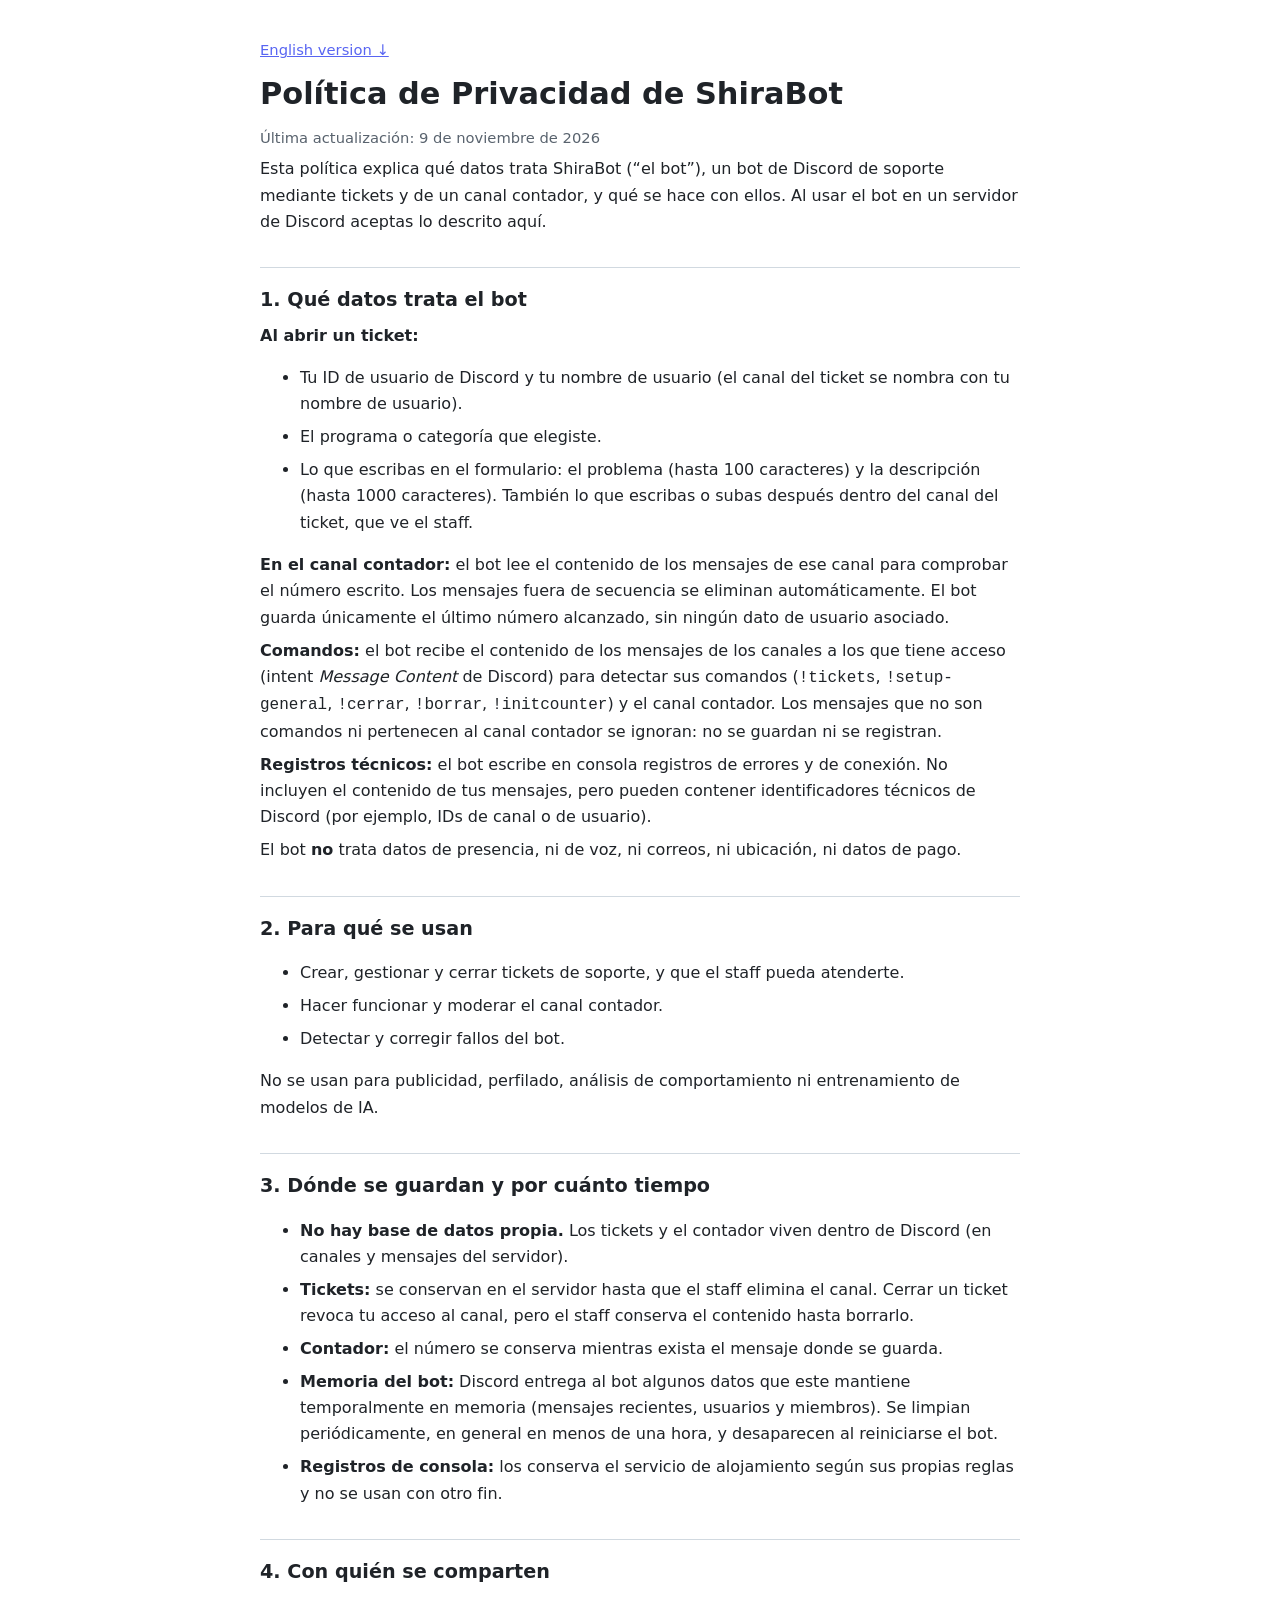
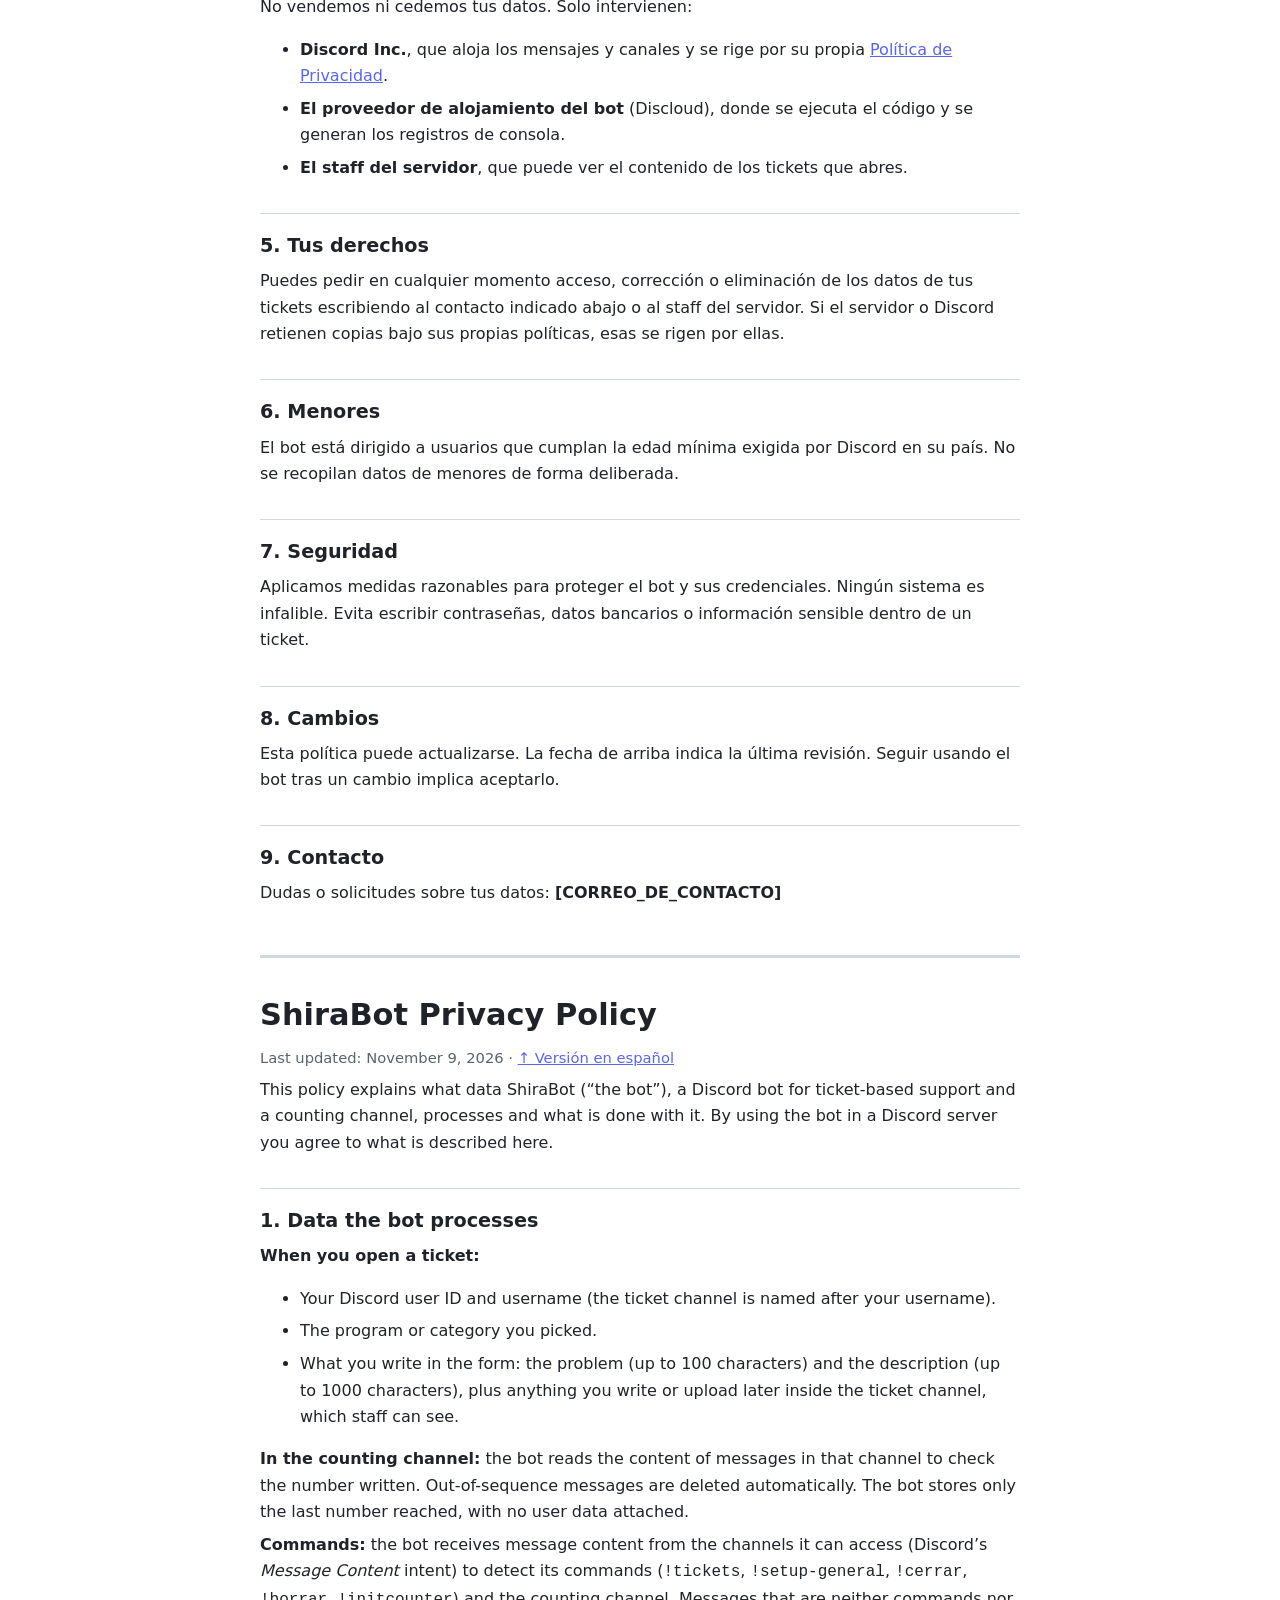
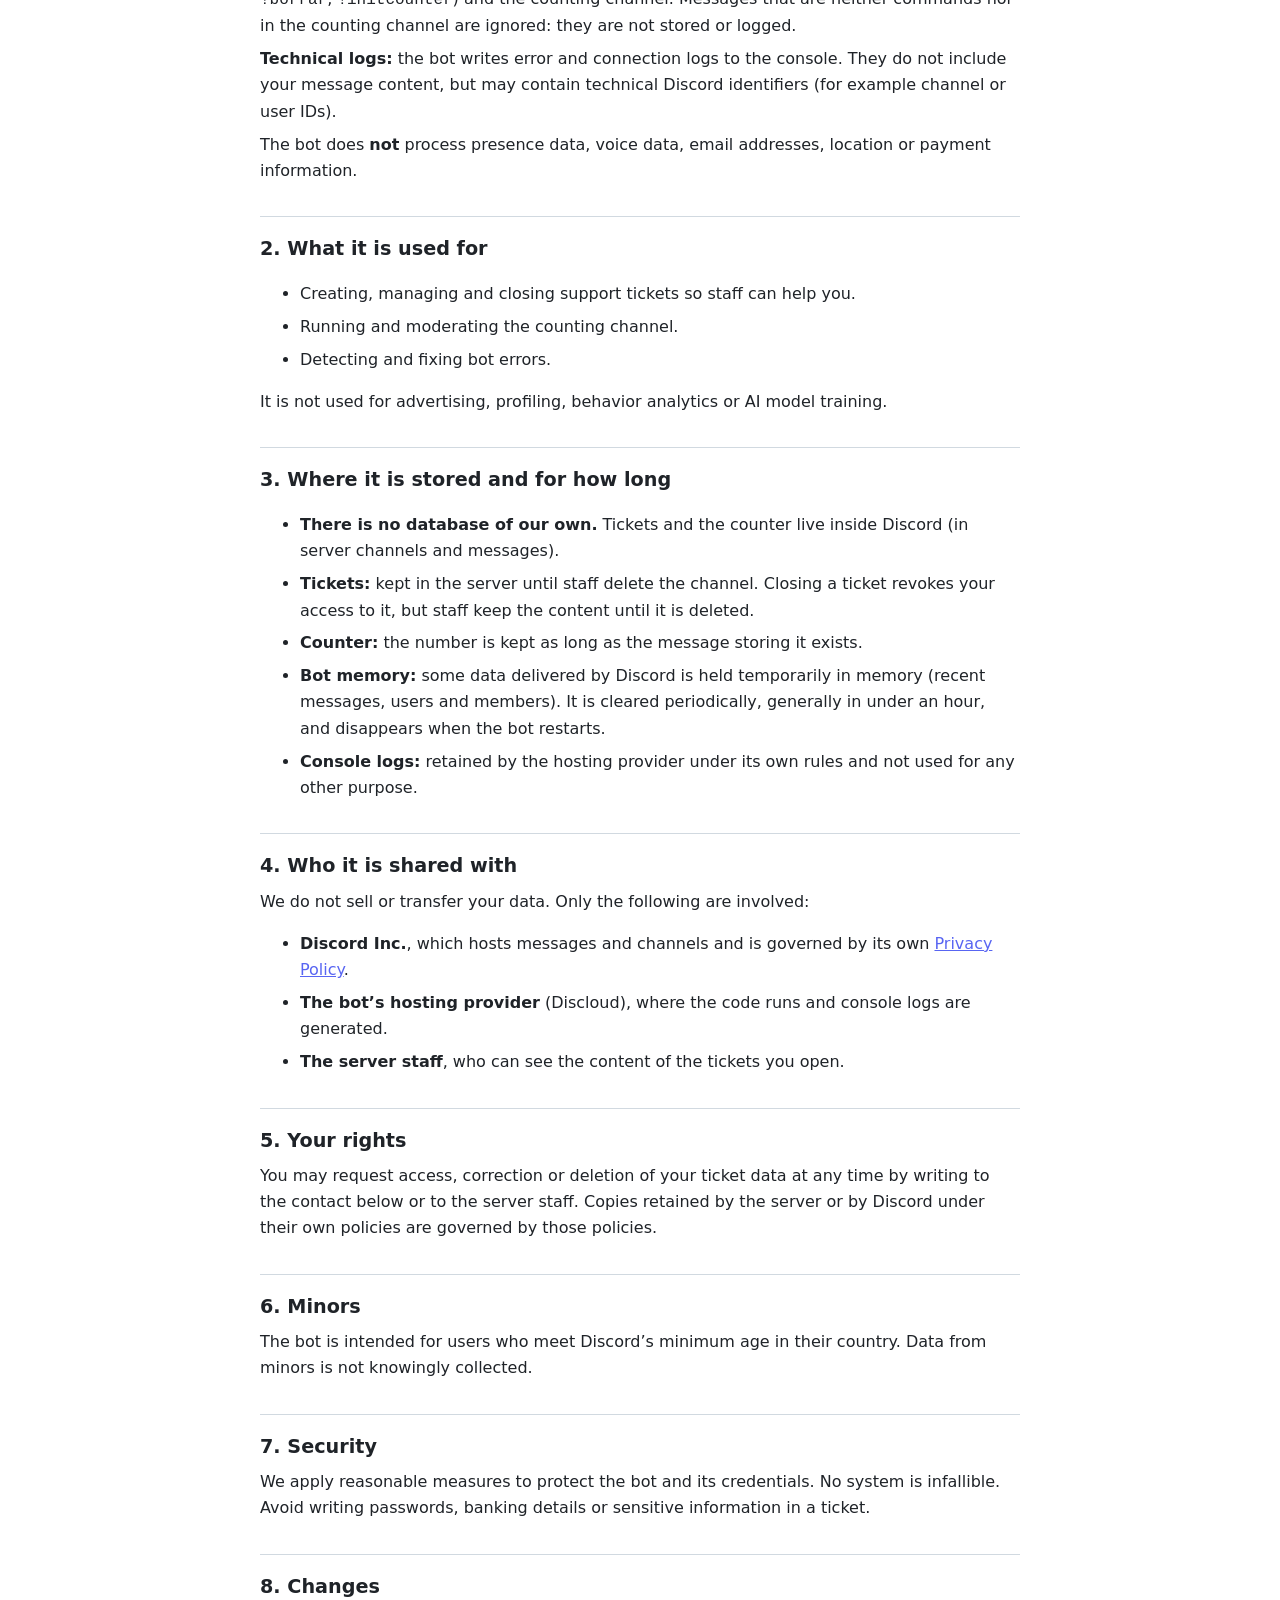
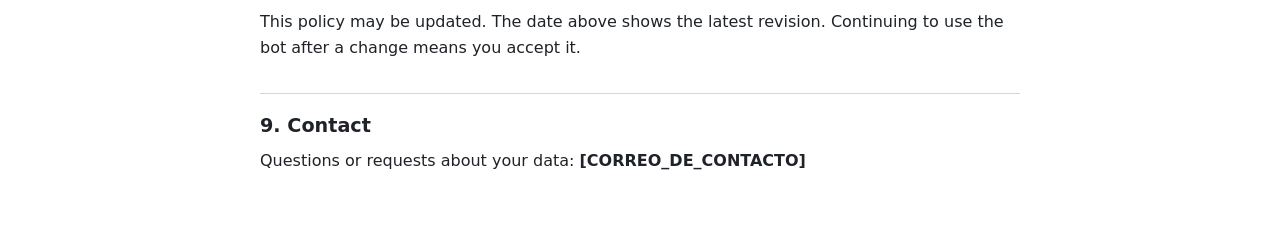
<file: Privacy.html>
<!DOCTYPE html>
<html lang="es">
<head>
<meta charset="utf-8">
<meta name="viewport" content="width=device-width, initial-scale=1">
<title>Política de Privacidad – ShiraBot</title>
<style>
  :root { --bg:#ffffff; --fg:#1f2328; --muted:#59636e; --line:#d1d9e0; --accent:#5865f2; }
  @media (prefers-color-scheme: dark) {
    :root { --bg:#16181d; --fg:#e6e8eb; --muted:#9aa3ad; --line:#2d323a; --accent:#8c96ff; }
  }
  html { background:var(--bg); }
  body { margin:0 auto; max-width:760px; padding:32px 20px 64px; background:var(--bg); color:var(--fg);
         font:16px/1.65 system-ui,-apple-system,"Segoe UI",Roboto,sans-serif; }
  h1 { font-size:1.9rem; margin:0 0 4px; }
  h2 { font-size:1.2rem; margin:2rem 0 .4rem; padding-top:1rem; border-top:1px solid var(--line); }
  p, li { margin:.4rem 0; }
  .meta, .lang { color:var(--muted); font-size:.92rem; }
  a { color:var(--accent); }
  hr.big { border:0; border-top:3px solid var(--line); margin:3rem 0 2rem; }
</style>
</head>
<body>

<p class="lang"><a href="#en">English version ↓</a></p>

<h1>Política de Privacidad de ShiraBot</h1>
<p class="meta">Última actualización: 9 de noviembre de 2026</p>

<p>Esta política explica qué datos trata ShiraBot (“el bot”), un bot de Discord de soporte mediante tickets y de un canal contador, y qué se hace con ellos. Al usar el bot en un servidor de Discord aceptas lo descrito aquí.</p>

<h2>1. Qué datos trata el bot</h2>
<p><strong>Al abrir un ticket:</strong></p>
<ul>
  <li>Tu ID de usuario de Discord y tu nombre de usuario (el canal del ticket se nombra con tu nombre de usuario).</li>
  <li>El programa o categoría que elegiste.</li>
  <li>Lo que escribas en el formulario: el problema (hasta 100 caracteres) y la descripción (hasta 1000 caracteres). También lo que escribas o subas después dentro del canal del ticket, que ve el staff.</li>
</ul>
<p><strong>En el canal contador:</strong> el bot lee el contenido de los mensajes de ese canal para comprobar el número escrito. Los mensajes fuera de secuencia se eliminan automáticamente. El bot guarda únicamente el último número alcanzado, sin ningún dato de usuario asociado.</p>
<p><strong>Comandos:</strong> el bot recibe el contenido de los mensajes de los canales a los que tiene acceso (intent <em>Message Content</em> de Discord) para detectar sus comandos (<code>!tickets</code>, <code>!setup-general</code>, <code>!cerrar</code>, <code>!borrar</code>, <code>!initcounter</code>) y el canal contador. Los mensajes que no son comandos ni pertenecen al canal contador se ignoran: no se guardan ni se registran.</p>
<p><strong>Registros técnicos:</strong> el bot escribe en consola registros de errores y de conexión. No incluyen el contenido de tus mensajes, pero pueden contener identificadores técnicos de Discord (por ejemplo, IDs de canal o de usuario).</p>
<p>El bot <strong>no</strong> trata datos de presencia, ni de voz, ni correos, ni ubicación, ni datos de pago.</p>

<h2>2. Para qué se usan</h2>
<ul>
  <li>Crear, gestionar y cerrar tickets de soporte, y que el staff pueda atenderte.</li>
  <li>Hacer funcionar y moderar el canal contador.</li>
  <li>Detectar y corregir fallos del bot.</li>
</ul>
<p>No se usan para publicidad, perfilado, análisis de comportamiento ni entrenamiento de modelos de IA.</p>

<h2>3. Dónde se guardan y por cuánto tiempo</h2>
<ul>
  <li><strong>No hay base de datos propia.</strong> Los tickets y el contador viven dentro de Discord (en canales y mensajes del servidor).</li>
  <li><strong>Tickets:</strong> se conservan en el servidor hasta que el staff elimina el canal. Cerrar un ticket revoca tu acceso al canal, pero el staff conserva el contenido hasta borrarlo.</li>
  <li><strong>Contador:</strong> el número se conserva mientras exista el mensaje donde se guarda.</li>
  <li><strong>Memoria del bot:</strong> Discord entrega al bot algunos datos que este mantiene temporalmente en memoria (mensajes recientes, usuarios y miembros). Se limpian periódicamente, en general en menos de una hora, y desaparecen al reiniciarse el bot.</li>
  <li><strong>Registros de consola:</strong> los conserva el servicio de alojamiento según sus propias reglas y no se usan con otro fin.</li>
</ul>

<h2>4. Con quién se comparten</h2>
<p>No vendemos ni cedemos tus datos. Solo intervienen:</p>
<ul>
  <li><strong>Discord Inc.</strong>, que aloja los mensajes y canales y se rige por su propia <a href="https://discord.com/privacy">Política de Privacidad</a>.</li>
  <li><strong>El proveedor de alojamiento del bot</strong> (Discloud), donde se ejecuta el código y se generan los registros de consola.</li>
  <li><strong>El staff del servidor</strong>, que puede ver el contenido de los tickets que abres.</li>
</ul>

<h2>5. Tus derechos</h2>
<p>Puedes pedir en cualquier momento acceso, corrección o eliminación de los datos de tus tickets escribiendo al contacto indicado abajo o al staff del servidor. Si el servidor o Discord retienen copias bajo sus propias políticas, esas se rigen por ellas.</p>

<h2>6. Menores</h2>
<p>El bot está dirigido a usuarios que cumplan la edad mínima exigida por Discord en su país. No se recopilan datos de menores de forma deliberada.</p>

<h2>7. Seguridad</h2>
<p>Aplicamos medidas razonables para proteger el bot y sus credenciales. Ningún sistema es infalible. Evita escribir contraseñas, datos bancarios o información sensible dentro de un ticket.</p>

<h2>8. Cambios</h2>
<p>Esta política puede actualizarse. La fecha de arriba indica la última revisión. Seguir usando el bot tras un cambio implica aceptarlo.</p>

<h2>9. Contacto</h2>
<p>Dudas o solicitudes sobre tus datos: <strong>[CORREO_DE_CONTACTO]</strong></p>

<hr class="big">

<div id="en" lang="en">
<h1>ShiraBot Privacy Policy</h1>
<p class="meta">Last updated: November 9, 2026 · <a href="#top" onclick="window.scrollTo(0,0);return false;">↑ Versión en español</a></p>

<p>This policy explains what data ShiraBot (“the bot”), a Discord bot for ticket-based support and a counting channel, processes and what is done with it. By using the bot in a Discord server you agree to what is described here.</p>

<h2>1. Data the bot processes</h2>
<p><strong>When you open a ticket:</strong></p>
<ul>
  <li>Your Discord user ID and username (the ticket channel is named after your username).</li>
  <li>The program or category you picked.</li>
  <li>What you write in the form: the problem (up to 100 characters) and the description (up to 1000 characters), plus anything you write or upload later inside the ticket channel, which staff can see.</li>
</ul>
<p><strong>In the counting channel:</strong> the bot reads the content of messages in that channel to check the number written. Out-of-sequence messages are deleted automatically. The bot stores only the last number reached, with no user data attached.</p>
<p><strong>Commands:</strong> the bot receives message content from the channels it can access (Discord’s <em>Message Content</em> intent) to detect its commands (<code>!tickets</code>, <code>!setup-general</code>, <code>!cerrar</code>, <code>!borrar</code>, <code>!initcounter</code>) and the counting channel. Messages that are neither commands nor in the counting channel are ignored: they are not stored or logged.</p>
<p><strong>Technical logs:</strong> the bot writes error and connection logs to the console. They do not include your message content, but may contain technical Discord identifiers (for example channel or user IDs).</p>
<p>The bot does <strong>not</strong> process presence data, voice data, email addresses, location or payment information.</p>

<h2>2. What it is used for</h2>
<ul>
  <li>Creating, managing and closing support tickets so staff can help you.</li>
  <li>Running and moderating the counting channel.</li>
  <li>Detecting and fixing bot errors.</li>
</ul>
<p>It is not used for advertising, profiling, behavior analytics or AI model training.</p>

<h2>3. Where it is stored and for how long</h2>
<ul>
  <li><strong>There is no database of our own.</strong> Tickets and the counter live inside Discord (in server channels and messages).</li>
  <li><strong>Tickets:</strong> kept in the server until staff delete the channel. Closing a ticket revokes your access to it, but staff keep the content until it is deleted.</li>
  <li><strong>Counter:</strong> the number is kept as long as the message storing it exists.</li>
  <li><strong>Bot memory:</strong> some data delivered by Discord is held temporarily in memory (recent messages, users and members). It is cleared periodically, generally in under an hour, and disappears when the bot restarts.</li>
  <li><strong>Console logs:</strong> retained by the hosting provider under its own rules and not used for any other purpose.</li>
</ul>

<h2>4. Who it is shared with</h2>
<p>We do not sell or transfer your data. Only the following are involved:</p>
<ul>
  <li><strong>Discord Inc.</strong>, which hosts messages and channels and is governed by its own <a href="https://discord.com/privacy">Privacy Policy</a>.</li>
  <li><strong>The bot’s hosting provider</strong> (Discloud), where the code runs and console logs are generated.</li>
  <li><strong>The server staff</strong>, who can see the content of the tickets you open.</li>
</ul>

<h2>5. Your rights</h2>
<p>You may request access, correction or deletion of your ticket data at any time by writing to the contact below or to the server staff. Copies retained by the server or by Discord under their own policies are governed by those policies.</p>

<h2>6. Minors</h2>
<p>The bot is intended for users who meet Discord’s minimum age in their country. Data from minors is not knowingly collected.</p>

<h2>7. Security</h2>
<p>We apply reasonable measures to protect the bot and its credentials. No system is infallible. Avoid writing passwords, banking details or sensitive information in a ticket.</p>

<h2>8. Changes</h2>
<p>This policy may be updated. The date above shows the latest revision. Continuing to use the bot after a change means you accept it.</p>

<h2>9. Contact</h2>
<p>Questions or requests about your data: <strong>[CORREO_DE_CONTACTO]</strong></p>
</div>

</body>
</html>
</file>
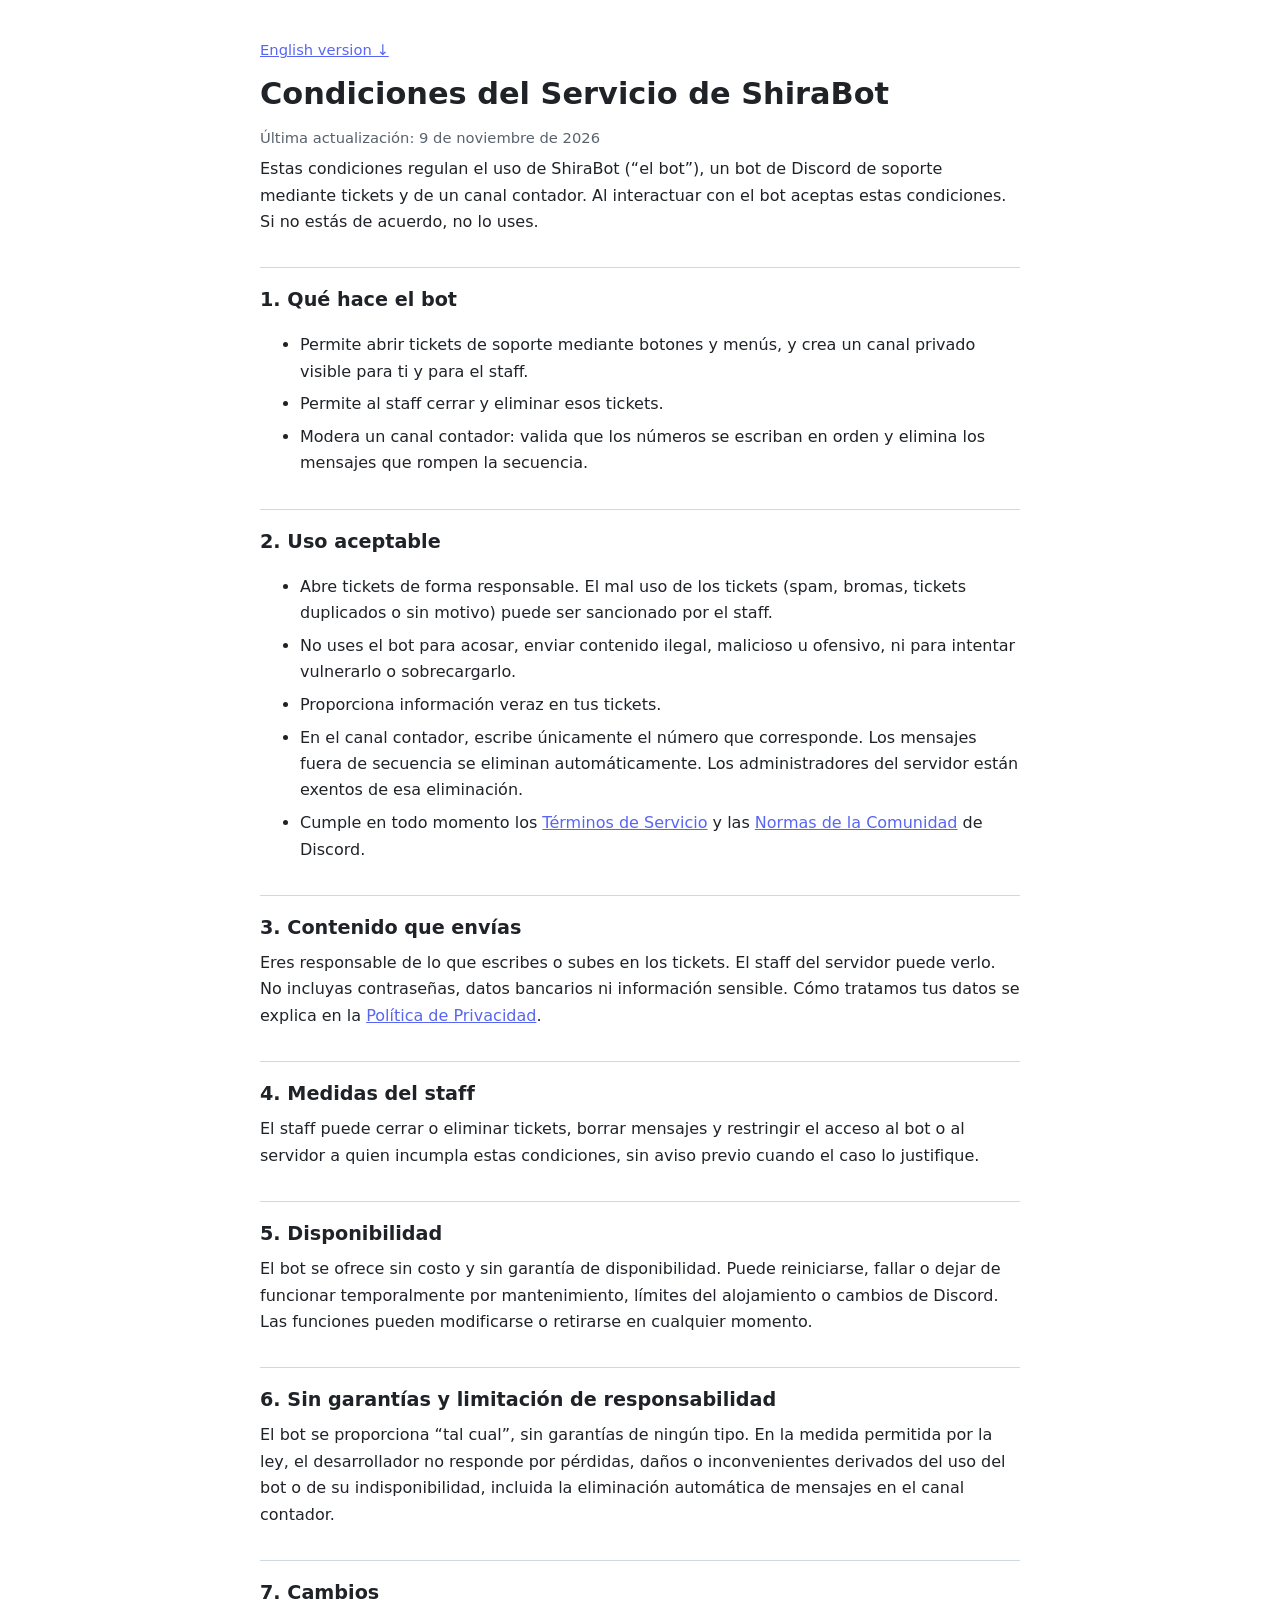
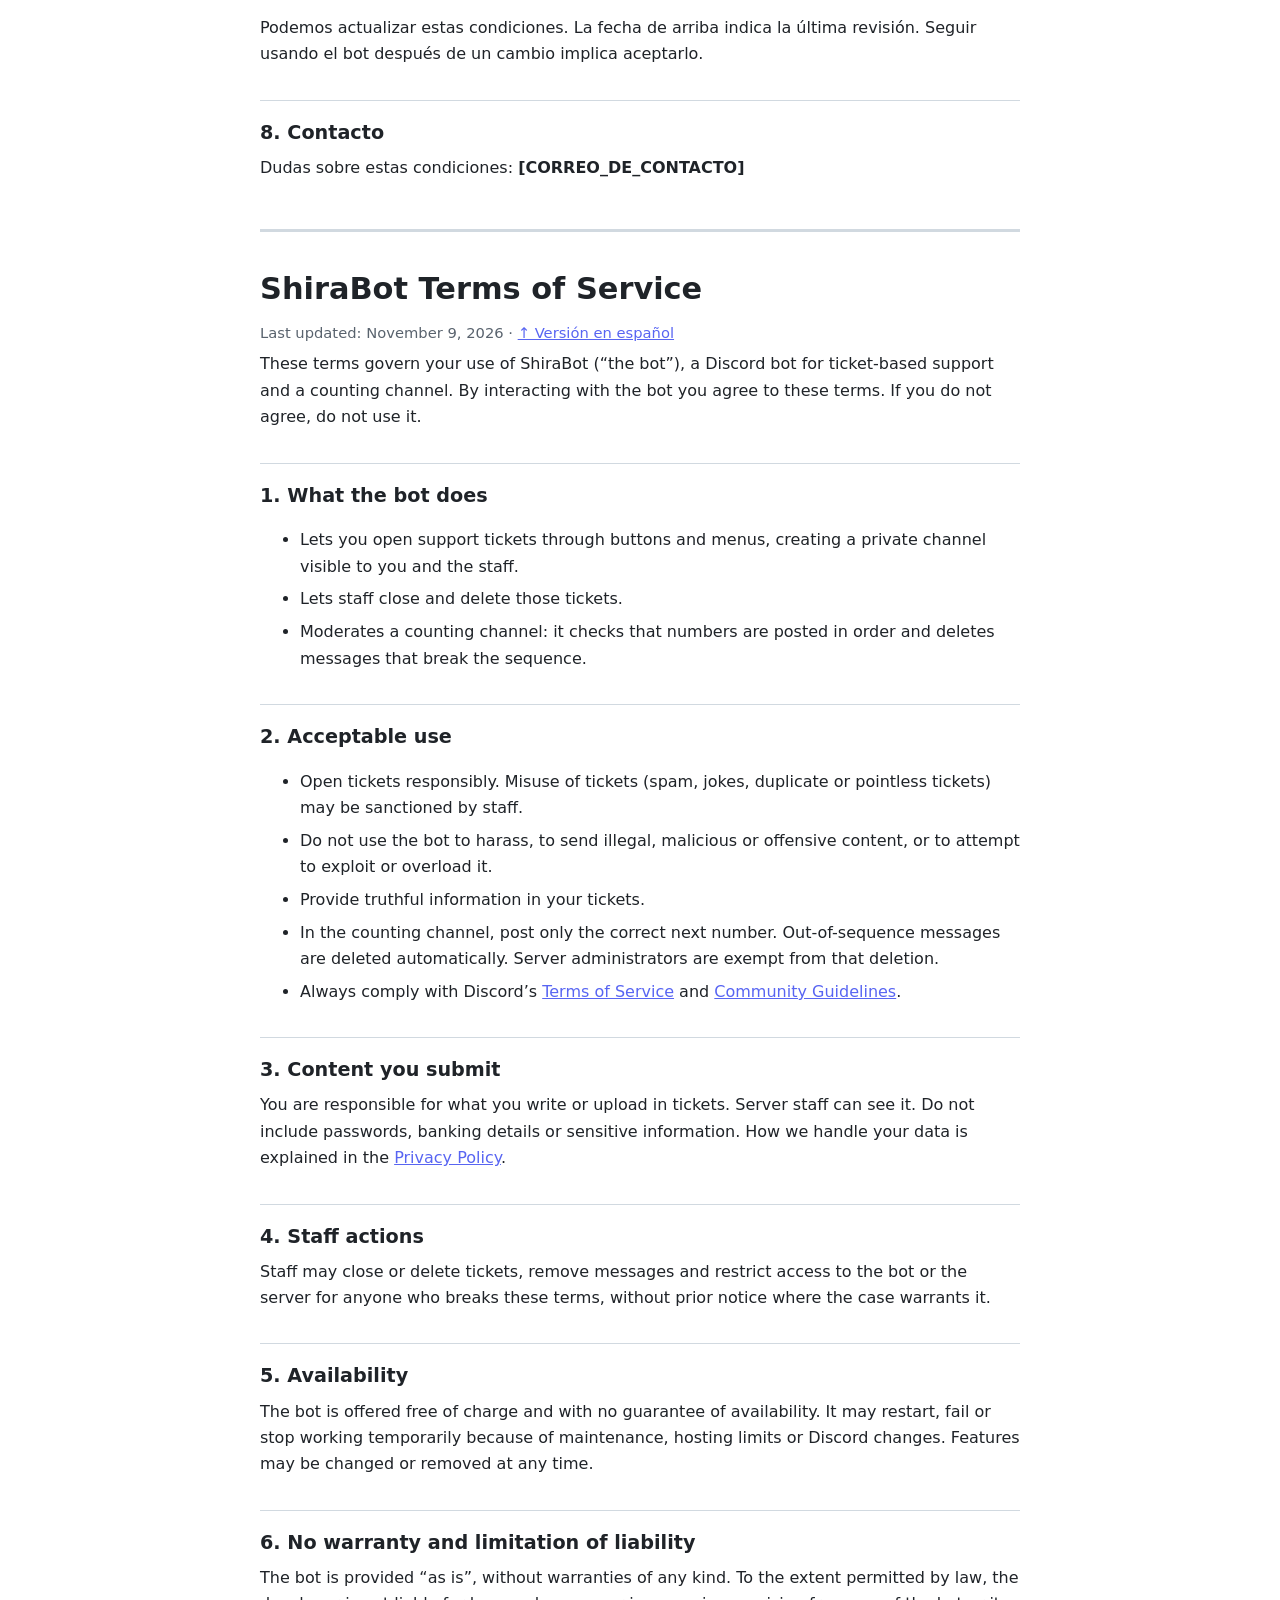
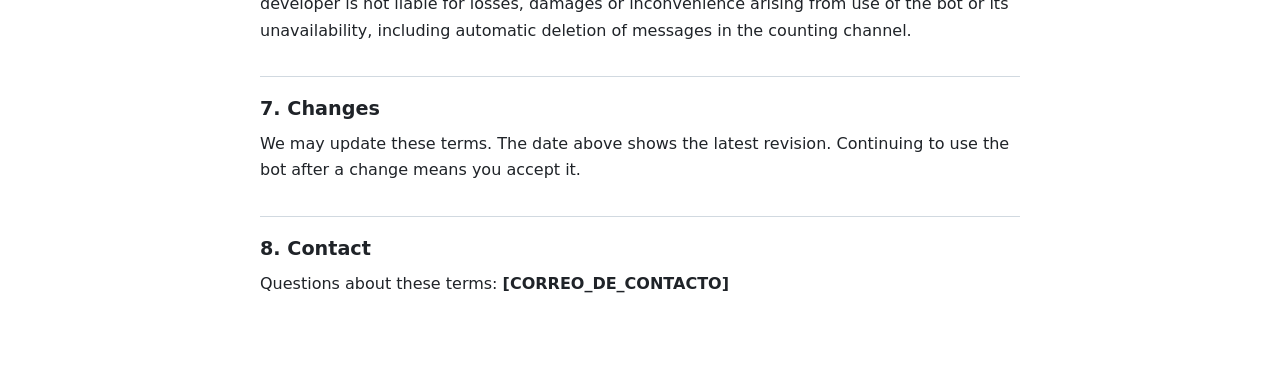
<file: Terms.html>
<!DOCTYPE html>
<html lang="es">
<head>
<meta charset="utf-8">
<meta name="viewport" content="width=device-width, initial-scale=1">
<title>Condiciones del Servicio – ShiraBot</title>
<style>
  :root { --bg:#ffffff; --fg:#1f2328; --muted:#59636e; --line:#d1d9e0; --accent:#5865f2; }
  @media (prefers-color-scheme: dark) {
    :root { --bg:#16181d; --fg:#e6e8eb; --muted:#9aa3ad; --line:#2d323a; --accent:#8c96ff; }
  }
  html { background:var(--bg); }
  body { margin:0 auto; max-width:760px; padding:32px 20px 64px; background:var(--bg); color:var(--fg);
         font:16px/1.65 system-ui,-apple-system,"Segoe UI",Roboto,sans-serif; }
  h1 { font-size:1.9rem; margin:0 0 4px; }
  h2 { font-size:1.2rem; margin:2rem 0 .4rem; padding-top:1rem; border-top:1px solid var(--line); }
  p, li { margin:.4rem 0; }
  .meta, .lang { color:var(--muted); font-size:.92rem; }
  a { color:var(--accent); }
  hr.big { border:0; border-top:3px solid var(--line); margin:3rem 0 2rem; }
</style>
</head>
<body>

<p class="lang"><a href="#en">English version ↓</a></p>

<h1>Condiciones del Servicio de ShiraBot</h1>
<p class="meta">Última actualización: 9 de noviembre de 2026</p>

<p>Estas condiciones regulan el uso de ShiraBot (“el bot”), un bot de Discord de soporte mediante tickets y de un canal contador. Al interactuar con el bot aceptas estas condiciones. Si no estás de acuerdo, no lo uses.</p>

<h2>1. Qué hace el bot</h2>
<ul>
  <li>Permite abrir tickets de soporte mediante botones y menús, y crea un canal privado visible para ti y para el staff.</li>
  <li>Permite al staff cerrar y eliminar esos tickets.</li>
  <li>Modera un canal contador: valida que los números se escriban en orden y elimina los mensajes que rompen la secuencia.</li>
</ul>

<h2>2. Uso aceptable</h2>
<ul>
  <li>Abre tickets de forma responsable. El mal uso de los tickets (spam, bromas, tickets duplicados o sin motivo) puede ser sancionado por el staff.</li>
  <li>No uses el bot para acosar, enviar contenido ilegal, malicioso u ofensivo, ni para intentar vulnerarlo o sobrecargarlo.</li>
  <li>Proporciona información veraz en tus tickets.</li>
  <li>En el canal contador, escribe únicamente el número que corresponde. Los mensajes fuera de secuencia se eliminan automáticamente. Los administradores del servidor están exentos de esa eliminación.</li>
  <li>Cumple en todo momento los <a href="https://discord.com/terms">Términos de Servicio</a> y las <a href="https://discord.com/guidelines">Normas de la Comunidad</a> de Discord.</li>
</ul>

<h2>3. Contenido que envías</h2>
<p>Eres responsable de lo que escribes o subes en los tickets. El staff del servidor puede verlo. No incluyas contraseñas, datos bancarios ni información sensible. Cómo tratamos tus datos se explica en la <a href="privacy.html">Política de Privacidad</a>.</p>

<h2>4. Medidas del staff</h2>
<p>El staff puede cerrar o eliminar tickets, borrar mensajes y restringir el acceso al bot o al servidor a quien incumpla estas condiciones, sin aviso previo cuando el caso lo justifique.</p>

<h2>5. Disponibilidad</h2>
<p>El bot se ofrece sin costo y sin garantía de disponibilidad. Puede reiniciarse, fallar o dejar de funcionar temporalmente por mantenimiento, límites del alojamiento o cambios de Discord. Las funciones pueden modificarse o retirarse en cualquier momento.</p>

<h2>6. Sin garantías y limitación de responsabilidad</h2>
<p>El bot se proporciona “tal cual”, sin garantías de ningún tipo. En la medida permitida por la ley, el desarrollador no responde por pérdidas, daños o inconvenientes derivados del uso del bot o de su indisponibilidad, incluida la eliminación automática de mensajes en el canal contador.</p>

<h2>7. Cambios</h2>
<p>Podemos actualizar estas condiciones. La fecha de arriba indica la última revisión. Seguir usando el bot después de un cambio implica aceptarlo.</p>

<h2>8. Contacto</h2>
<p>Dudas sobre estas condiciones: <strong>[CORREO_DE_CONTACTO]</strong></p>

<hr class="big">

<div id="en" lang="en">
<h1>ShiraBot Terms of Service</h1>
<p class="meta">Last updated: November 9, 2026 · <a href="#top" onclick="window.scrollTo(0,0);return false;">↑ Versión en español</a></p>

<p>These terms govern your use of ShiraBot (“the bot”), a Discord bot for ticket-based support and a counting channel. By interacting with the bot you agree to these terms. If you do not agree, do not use it.</p>

<h2>1. What the bot does</h2>
<ul>
  <li>Lets you open support tickets through buttons and menus, creating a private channel visible to you and the staff.</li>
  <li>Lets staff close and delete those tickets.</li>
  <li>Moderates a counting channel: it checks that numbers are posted in order and deletes messages that break the sequence.</li>
</ul>

<h2>2. Acceptable use</h2>
<ul>
  <li>Open tickets responsibly. Misuse of tickets (spam, jokes, duplicate or pointless tickets) may be sanctioned by staff.</li>
  <li>Do not use the bot to harass, to send illegal, malicious or offensive content, or to attempt to exploit or overload it.</li>
  <li>Provide truthful information in your tickets.</li>
  <li>In the counting channel, post only the correct next number. Out-of-sequence messages are deleted automatically. Server administrators are exempt from that deletion.</li>
  <li>Always comply with Discord’s <a href="https://discord.com/terms">Terms of Service</a> and <a href="https://discord.com/guidelines">Community Guidelines</a>.</li>
</ul>

<h2>3. Content you submit</h2>
<p>You are responsible for what you write or upload in tickets. Server staff can see it. Do not include passwords, banking details or sensitive information. How we handle your data is explained in the <a href="privacy.html">Privacy Policy</a>.</p>

<h2>4. Staff actions</h2>
<p>Staff may close or delete tickets, remove messages and restrict access to the bot or the server for anyone who breaks these terms, without prior notice where the case warrants it.</p>

<h2>5. Availability</h2>
<p>The bot is offered free of charge and with no guarantee of availability. It may restart, fail or stop working temporarily because of maintenance, hosting limits or Discord changes. Features may be changed or removed at any time.</p>

<h2>6. No warranty and limitation of liability</h2>
<p>The bot is provided “as is”, without warranties of any kind. To the extent permitted by law, the developer is not liable for losses, damages or inconvenience arising from use of the bot or its unavailability, including automatic deletion of messages in the counting channel.</p>

<h2>7. Changes</h2>
<p>We may update these terms. The date above shows the latest revision. Continuing to use the bot after a change means you accept it.</p>

<h2>8. Contact</h2>
<p>Questions about these terms: <strong>[CORREO_DE_CONTACTO]</strong></p>
</div>

</body>
</html>
</file>
<file: index.css>
* { margin: 0; padding: 0; box-sizing: border-box; }

:root {
  --bg-void: #07070d;
  --accent-violet: #9b4dca;
  --accent-blue: #3d8ef0;
  --accent-cyan: #00d4ff;
  --accent-pink: #e040fb;
  --accent-fire: #ff5500;
  --accent-acid: #00d4ff;
  --accent-toxic: #39ff14;
  --accent-blood: #cc0033;
  --accent-ice: #a8d8ff;
  --accent-gold: #ffc947;
  --accent-shadow: #6644aa;
  --accent-void: #1a0033;
  --accent-solar: #ffaa00;
  --accent-ghost: #c0c8ff;
  --text-primary: #f0f0f8;
  --text-secondary: #8888aa;
  --text-dim: #444466;
  --border: rgba(255,255,255,0.06);
  --border-fire: rgba(255, 85, 0, 0.3);
  --border-accent: rgba(155,77,202,0.3);
  --radius: 12px;
}

body {
  background: var(--bg-void);
  font-family: 'DM Sans', sans-serif;
  height: 100vh;
  width: 100%;
  overflow: hidden;
  display: flex;
  align-items: center;
  justify-content: center;
  -webkit-user-select: none;
  -ms-user-select: none;
  user-select: none; 
}

/* AMBIENT */
.ambient { position: fixed; inset: 0; pointer-events: none; z-index: 0; }
.orb {
  position: absolute; border-radius: 50%; filter: blur(80px); opacity: 0.5;
}
.orb-1 {
  width: 700px; height: 700px;
  background: radial-gradient(circle, rgba(155,77,202,0.25) 0%, transparent 70%);
  top: -200px; left: -150px;
  animation: drift1 12s ease-in-out infinite alternate;
}
.orb-2 {
  width: 500px; height: 500px;
  background: radial-gradient(circle, rgba(61,142,240,0.18) 0%, transparent 70%);
  bottom: -100px; right: 100px;
  animation: drift2 15s ease-in-out infinite alternate;
}
.orb-3 {
  width: 300px; height: 300px;
  background: radial-gradient(circle, rgba(0,212,255,0.12) 0%, transparent 70%);
  top: 40%; right: -50px;
  animation: drift3 10s ease-in-out infinite alternate;
}
@keyframes drift1 { from { transform: translate(0,0); } to { transform: translate(40px,25px); } }
@keyframes drift2 { from { transform: translate(0,0); } to { transform: translate(-30px,-20px); } }
@keyframes drift3 { from { transform: translate(0,0); } to { transform: translate(-20px,35px); } }

/* Grid pattern */
.grid-bg {
  position: fixed; inset: 0; z-index: 0; opacity: 0.03;
  background-image: linear-gradient(rgba(155,77,202,1) 1px, transparent 1px),
                    linear-gradient(90deg, rgba(155,77,202,1) 1px, transparent 1px);
  background-size: 40px 40px;
}

/* Floating particles */
.particle {
  position: fixed; border-radius: 50%;
  animation: float-particle var(--d) ease-in-out infinite;
  animation-delay: var(--delay);
  opacity: 0;
}
@keyframes float-particle {
  0% { opacity: 0; transform: translateY(100vh) translateX(0); }
  10% { opacity: var(--op); }
  90% { opacity: var(--op); }
  100% { opacity: 0; transform: translateY(-100px) translateX(var(--drift)); }
}

/* MENU */
.menu-wrap {
  position: relative; z-index: 10;
  display: flex; flex-direction: column; align-items: center;
  gap: 32px;
}

/* Title */
.title-block { text-align: center; position: relative; }

.first-badge {
  display: flex;
  justify-content: center;
  margin-bottom: 0px;
  margin-top: -25px;
}

.shira-badge {
  display: inline-flex; align-items: center; gap: 6px;
  padding: 4px 14px;
  background: rgba(155,77,202,0.12);
  border: 1px solid var(--border-accent);
  border-radius: 20px;
  font-size: 11px; font-weight: 600; letter-spacing: 0.1em;
  color: var(--accent-violet); text-transform: uppercase;
  margin-bottom: 16px;
}
.shira-badge-dot {
  width: 6px; height: 6px; border-radius: 50%;
  background: var(--accent-violet);
  box-shadow: 0 0 6px var(--accent-violet);
  animation: pulse-dot 2s ease-in-out infinite;
}
@keyframes pulse-dot { 0%,100%{opacity:1;} 50%{opacity:0.4;} }

.game-title {
  font-family: 'Syne', sans-serif;
  font-size: clamp(52px, 9vw, 88px);
  font-weight: 800; line-height: 1; letter-spacing: -3px;
  background: linear-gradient(135deg, #fff 0%, var(--accent-violet) 50%, var(--accent-blue) 100%);
  -webkit-background-clip: text; -webkit-text-fill-color: transparent;
  filter: drop-shadow(0 0 30px rgba(155,77,202,0.3));
  position: relative;
}

.game-subtitle {
  font-family: 'DM Sans', sans-serif;
  font-size: 13px; letter-spacing: 0.3em; text-transform: uppercase;
  color: var(--text-secondary); margin-top: 8px;
}

.pill-showcase {
  display: flex;
  justify-content: center;
}

.pill-showcase div {
  display: flex;
  justify-content: center;
}


.version-pill {
  display: inline-flex; align-items: center; gap: 8px;
  flex-direction: row;
  padding: 5px 16px; margin-top: 12px;
  background: rgba(255,255,255,0.04);
  border: 1px solid var(--border);
  border-radius: 20px;
  font-size: 12px; color: var(--text-secondary);
  max-width: 250px;
}

.version-pill span { color: var(--accent-cyan); font-weight: 600; flex-direction: row; }

.version-pill-clickable {
  display: inline-flex; align-items: center; gap: 8px;
  padding: 5px 16px; margin-top: 12px;
  background: rgba(255,255,255,0.04);
  border: 1px solid var(--border);
  border-radius: 20px;
  font-size: 12px; color: var(--text-secondary);
  cursor: pointer;
}

.version-pill-clickable span { color: var(--accent-fire); font-weight: 600; }

/* Buttons */
.menu-buttons {
  display: flex; flex-direction: column; gap: 8px; width: 340px;
}

.shira-btn {
  position: relative; padding: 13px 24px;
  background: rgba(255,255,255,0.04);
  border: 1px solid var(--border);
  border-radius: 10px;
  color: var(--text-primary);
  font-family: 'DM Sans', sans-serif; font-size: 14px; font-weight: 500;
  cursor: pointer; transition: all 0.25s; text-align: left;
  display: flex; align-items: center; gap: 12px;
  overflow: hidden;
}

.shira-btn::before {
  content: ''; position: absolute;
  left: 0; top: 0; bottom: 0; width: 3px;
  background: linear-gradient(to bottom, var(--accent-violet), var(--accent-blue));
  opacity: 0; transition: opacity 0.25s;
}

.shira-btn::after {
  content: ''; position: absolute; inset: 0;
  background: linear-gradient(135deg, rgba(155,77,202,0.08), transparent);
  opacity: 0; transition: opacity 0.25s;
}

.shira-btn:hover {
  border-color: var(--border-accent);
  transform: translateX(4px);
  box-shadow: 0 4px 24px rgba(155,77,202,0.15),
              inset 0 0 20px rgba(155,77,202,0.05);
}

.shira-btn:hover::before { opacity: 1; }
.shira-btn:hover::after { opacity: 1; }
.shira-btn:hover .btn-arrow { opacity: 1; transform: translateX(0); }

.shira-btn:active { transform: translateX(2px); }

.btn-icon { font-size: 18px; flex-shrink: 0; }
.btn-text { flex: 1; }
.btn-label { font-size: 14px; font-weight: 500; color: var(--text-primary); }
.btn-sub { font-size: 11px; color: var(--text-secondary); margin-top: 1px; }
.btn-sub-changelog { 
  font-weight: normal;
  letter-spacing: normal;
  text-transform: none;
  font-size: 15px;
  color: var(--text-secondary);
  margin-top: 1px;
}
.btn-arrow {
  font-size: 14px; color: var(--accent-violet);
  opacity: 0; transform: translateX(-6px); transition: all 0.25s;
}

.btn-row { display: grid; grid-template-columns: 1fr 1fr; gap: 8px; }

.shira-btn-primary {
  background: linear-gradient(135deg, var(--accent-violet), var(--accent-blue));
  border-color: transparent;
  box-shadow: 0 4px 20px rgba(155,77,202,0.3);
}
.shira-btn-primary:hover {
  transform: translateY(-2px) translateX(0);
  box-shadow: 0 8px 30px rgba(155,77,202,0.45);
  border-color: transparent;
}
.shira-btn-primary::before { display: none; }

.shira-btn-danger {
  border-color: rgba(255,95,87,0.15);
  transition: border-color .3s, box-shadow .3s, transform .3s;
}
.shira-btn-danger:hover {
  border-color: rgba(255,95,87,0.3);
  box-shadow: 0 4px 20px rgba(255,95,87,0.1), -4px 0 0 #ff5f57;
  transform: translateX(4px);
  transition: border-color .3s, box-shadow .3s, transform .3s;
}
.shira-btn-danger::before {
  background: #ff5f57;
}

/* Status bar */

.external-status-bar {
  display: flex;
  flex-direction: column;
}

.status-bar {
  display: flex;
  align-items: center;
  flex-direction: row;
  gap: 16px;
  padding: 10px 20px;
  background: rgba(255,255,255,0.03);
  border: 1px solid var(--border);
  border-radius: 10px;
  min-width: 340px;
  margin-top: 10px;
}

.status-dot {
  width: 8px; height: 8px; border-radius: 50%;
  background: #28c840; box-shadow: 0 0 8px rgba(40,200,64,0.6);
  animation: pulse-dot 2s ease-in-out infinite; flex-shrink: 0;
}
.status-text { font-size: 12px; color: var(--text-secondary); flex: 1; }
.status-text span { color: var(--text-primary); font-weight: 500; }
.status-badge-1 {
  padding: 2px 8px;
  background: rgba(155,77,202,0.12);
  border: 1px solid var(--border-accent);
  border-radius: 10px;
  font-size: 10px; font-weight: 600; color: var(--accent-violet);
}

.status-badge-2 {
  padding: 2px 8px;
  background: rgba(61, 142, 240, 0.12);
  border: 1px solid rgba(61, 142, 240, 0.3);
  border-radius: 10px;
  font-size: 10px; font-weight: 600; color: var(--accent-blue);
}

.status-badge-3 {
  padding: 2px 8px;
  background: rgba(255, 85, 0, 0.12);
  border: 1px solid var(--border-fire);
  border-radius: 10px;
  font-size: 10px; font-weight: 600; color: var(--accent-fire);
}

/* Bottom */
.bottom-bar {
  position: fixed; bottom: 0; width: 100%;
  padding: 12px 24px;
  display: flex; justify-content: space-between; align-items: center;
  z-index: 10;
  border-top: 1px solid var(--border);
  background: rgba(7,7,13,0.8); backdrop-filter: blur(10px);
}
.bottom-left { display: flex; align-items: center; gap: 8px; }
.bottom-logo {
  width: 20px; height: 20px; border-radius: 5px;
  background: linear-gradient(135deg, var(--accent-violet), var(--accent-blue));
  display: flex; align-items: center; justify-content: center;
  font-size: 10px; font-weight: 800; font-family: 'Syne', sans-serif;
}
.bottom-name { font-size: 12px; color: var(--text-secondary); font-family: 'Syne', sans-serif; font-weight: 600; }
.bottom-name span { color: var(--text-primary); }
.bottom-right { font-size: 11px; color: var(--text-dim); }

.card {
  background: rgba(14,14,24,0.7);
  border: 1px solid var(--border);
  border-radius: var(--radius);
  padding: 16px 18px;
  transition: border-color 0.2s;
}
.card:hover { border-color: rgba(255,255,255,0.1); }
.card-label {
  font-size: 11px;
  font-weight: 600;
  letter-spacing: 0.1em;
  text-transform: uppercase;
  color: var(--text-dim);
}

.main-text {
  min-width: 700px;
  font-size: 20px;
  font-weight: 600;
  letter-spacing: 0.1em;
  text-transform: uppercase;
  color: var(--text-dim);
  transition: all 0.5s;
  cursor: pointer;
  padding: 10px;
  border: 1px solid var(--border);
  background-color: rgba(255, 255, 255, 0.037);
  border-radius: 8px;
  margin-bottom: 5px;
}

.main-text:hover {
  font-size: 20px;
  font-weight: 600;
  letter-spacing: 0.1em;
  text-transform: uppercase;
  color: var(--text-primary);
  transition: all 0.5s;
  cursor: pointer;
  padding: 10px;
  border: 1px solid var(--border);
  background-color: rgba(255, 255, 255, 0.037);
  border-radius: 8px;
  margin-bottom: 5px;
}

.btn-sub-changelog {
  transition: all 0.5s;
}

.collapsable .btn-sub-changelog {
  transition: all 0.5s;
  font-size: 0px;
}

.exit-button {
  border: 2px solid black;
  background-color: #9f0800;
  border-radius: 8px;
  color: black;
  padding: 13px;
  cursor: pointer;
  font-size: 18px;
  transition: all 0.5s;
  text-align: center;
  justify-content: center;
  align-items: center;
}

.exit-button:hover {
  background-color: #a0211a;
  transition: all 0.5s;
}

.hidden {
  display: fixed;
  opacity: 0;
}

.card {
  overflow-y: scroll;
  max-height: 700px;
  -ms-overflow-style: none;
  scrollbar-width: none;
  margin-bottom: 50px;
}

.card::-webkit-scrollbar {
  display: none;
}

.btn-ghost { color: var(--accent-ghost); }
.btn-gold { color: var(--accent-gold); }
.btn-blood { color: var(--accent-blood); }
.btn-toxic { color: var(--accent-toxic); }
.btn-gold { color: var(--accent-gold); }
.btn-fire { color: var(--accent-fire); }
.btn-acid { color: var(--accent-cyan); }


@media (max-width: 600px) {
    
    .menu-buttons {
      padding-top: 5px;
      display: flex;
      /* flex-direction: row; */
      justify-content: center;
      align-items: center;
      gap: 8px;
      width: 1000px;
      /* height: 40px; */
    }
    
    .btn-row {
      display: flex;
      flex-direction: column;
    }
    
    .status-bar {
      display: none;
    }

    .card {
      align-items: start;
      justify-content: center;
      overflow-y: scroll;
      max-height: 600px;
      -ms-overflow-style: none;
      scrollbar-width: none;
    }

    .pill-showcase {
      flex-direction: column;
      flex-wrap: nowrap;
      align-items: center;
      justify-content: center;
    }

    .version-pill {
      display: flex; justify-self: center; gap: 8px;
      width: 65%;
    }
    
    .separation-span {
      display: none;
    }

    .shira-badge {
      font-size: 0.6rem;
    }

    .game-title {
      font-family: 'Syne', sans-serif;
      font-size: 25px;
      font-weight: 800; line-height: 1; letter-spacing: -3px;
      background: linear-gradient(135deg, #fff 0%, var(--accent-violet) 50%, var(--accent-blue) 100%);
      -webkit-background-clip: text; -webkit-text-fill-color: transparent;
      filter: drop-shadow(0 0 30px rgba(155,77,202,0.3));
      position: relative;
    }
    
    .recuerden {
        font-size: 11px;
    }
    
    .menu-wrap {
      gap: 5px;
    }

    .main-text {
      min-width: 0px;
      font-size: 20px;
      font-weight: 600;
      letter-spacing: 0.1em;
      text-transform: uppercase;
      color: var(--text-dim);
      transition: all 0.5s;
      cursor: pointer;
      padding: 10px;
      border: 1px solid var(--border);
      background-color: rgba(255, 255, 255, 0.037);
      border-radius: 8px;
      margin-bottom: 5px;
    }
}

@media (min-width: 600px) and (max-width: 1000px) {
    .menu-buttons {
      display: flex;
      /* flex-direction: row; */
      justify-content: center;
      align-items: center;
      gap: 8px;
      width: 1000px;
      /* height: 40px; */
    }

    .menu-wrap {
      gap: 12px;
    }

    .menu-buttons button {
      padding: 5px 10px;
    }

    .btn-label {
      font-size: 12px;
    }

    .status-text { 
      font-size: 10px; 
      color: var(--text-secondary); 
      flex: 1; }

    .status-bar {
      display: flex;
      align-items: center;
      flex-direction: row;
      gap: 16px;
      padding: 5px 20px;
      background: rgba(255,255,255,0.03);
      border: 1px solid var(--border);
      border-radius: 10px;
      min-width: 340px;
      margin-top: 10px;
    }
      
    .game-title {
      font-family: 'Syne', sans-serif;
      font-size: clamp(40px, 2vw, 88px);
      font-weight: 800; line-height: 1; letter-spacing: -3px;
      background: linear-gradient(135deg, #fff 0%, var(--accent-violet) 50%, var(--accent-blue) 100%);
      -webkit-background-clip: text; -webkit-text-fill-color: transparent;
      filter: drop-shadow(0 0 30px rgba(155,77,202,0.3));
      position: relative;
    }

    .main-text {
      min-width: 500px;
      font-size: 20px;
      font-weight: 600;
      letter-spacing: 0.1em;
      text-transform: uppercase;
      color: var(--text-dim);
      transition: all 0.5s;
      cursor: pointer;
      padding: 10px;
      border: 1px solid var(--border);
      background-color: rgba(255, 255, 255, 0.037);
      border-radius: 8px;
      margin-bottom: 5px;
    }

    /* .recuerden {
      display: none;
    } */
}

@media (min-width: 1000px) and (max-width: 1300px) {

    .menu-buttons {
      display: flex;
      /* flex-direction: row; */
      justify-content: center;
      align-items: center;
      gap: 8px;
      /* width: 1000px; */
      /* height: 40px; */
    }

    .menu-buttons button {
      padding: 10px 15px;
    }
    
    .game-title {
      font-family: 'Syne', sans-serif;
      font-size: clamp(52px, 2vw, 88px);
      font-weight: 800; line-height: 1; letter-spacing: -3px;
      background: linear-gradient(135deg, #fff 0%, var(--accent-violet) 50%, var(--accent-blue) 100%);
      -webkit-background-clip: text; -webkit-text-fill-color: transparent;
      filter: drop-shadow(0 0 30px rgba(155,77,202,0.3));
      position: relative;
    }

    /* .recuerden {
      display: none;
    } */
}

@media (min-width: 1300px) and (max-width: 1400px) {
    .menu-buttons {
      display: flex;
      max-width: 280px;
    }

    .menu-buttons button {
      padding: 10px 15px;
    }
    
    .game-title {
      font-family: 'Syne', sans-serif;
      font-size: clamp(52px, 2vw, 88px);
      font-weight: 800; line-height: 1; letter-spacing: -3px;
      background: linear-gradient(135deg, #fff 0%, var(--accent-violet) 50%, var(--accent-blue) 100%);
      -webkit-background-clip: text; -webkit-text-fill-color: transparent;
      filter: drop-shadow(0 0 30px rgba(155,77,202,0.3));
      position: relative;
    }

    /* .recuerden {
      display: none;
    } */
}

@media (min-width: 1400px) and (max-width: 1500px) {
    .menu-buttons {
      display: flex;
      max-width: 280px;
    }

    .menu-buttons button {
      padding: 10px 15px;
    }
    
    .game-title {
      font-family: 'Syne', sans-serif;
      font-size: clamp(52px, 1vw, 88px);
      font-weight: 800; line-height: 1; letter-spacing: -3px;
      background: linear-gradient(135deg, #fff 0%, var(--accent-violet) 50%, var(--accent-blue) 100%);
      -webkit-background-clip: text; -webkit-text-fill-color: transparent;
      filter: drop-shadow(0 0 30px rgba(155,77,202,0.3));
      position: relative;
    }

    /* .recuerden {
      display: none;
    } */
}
</file>
